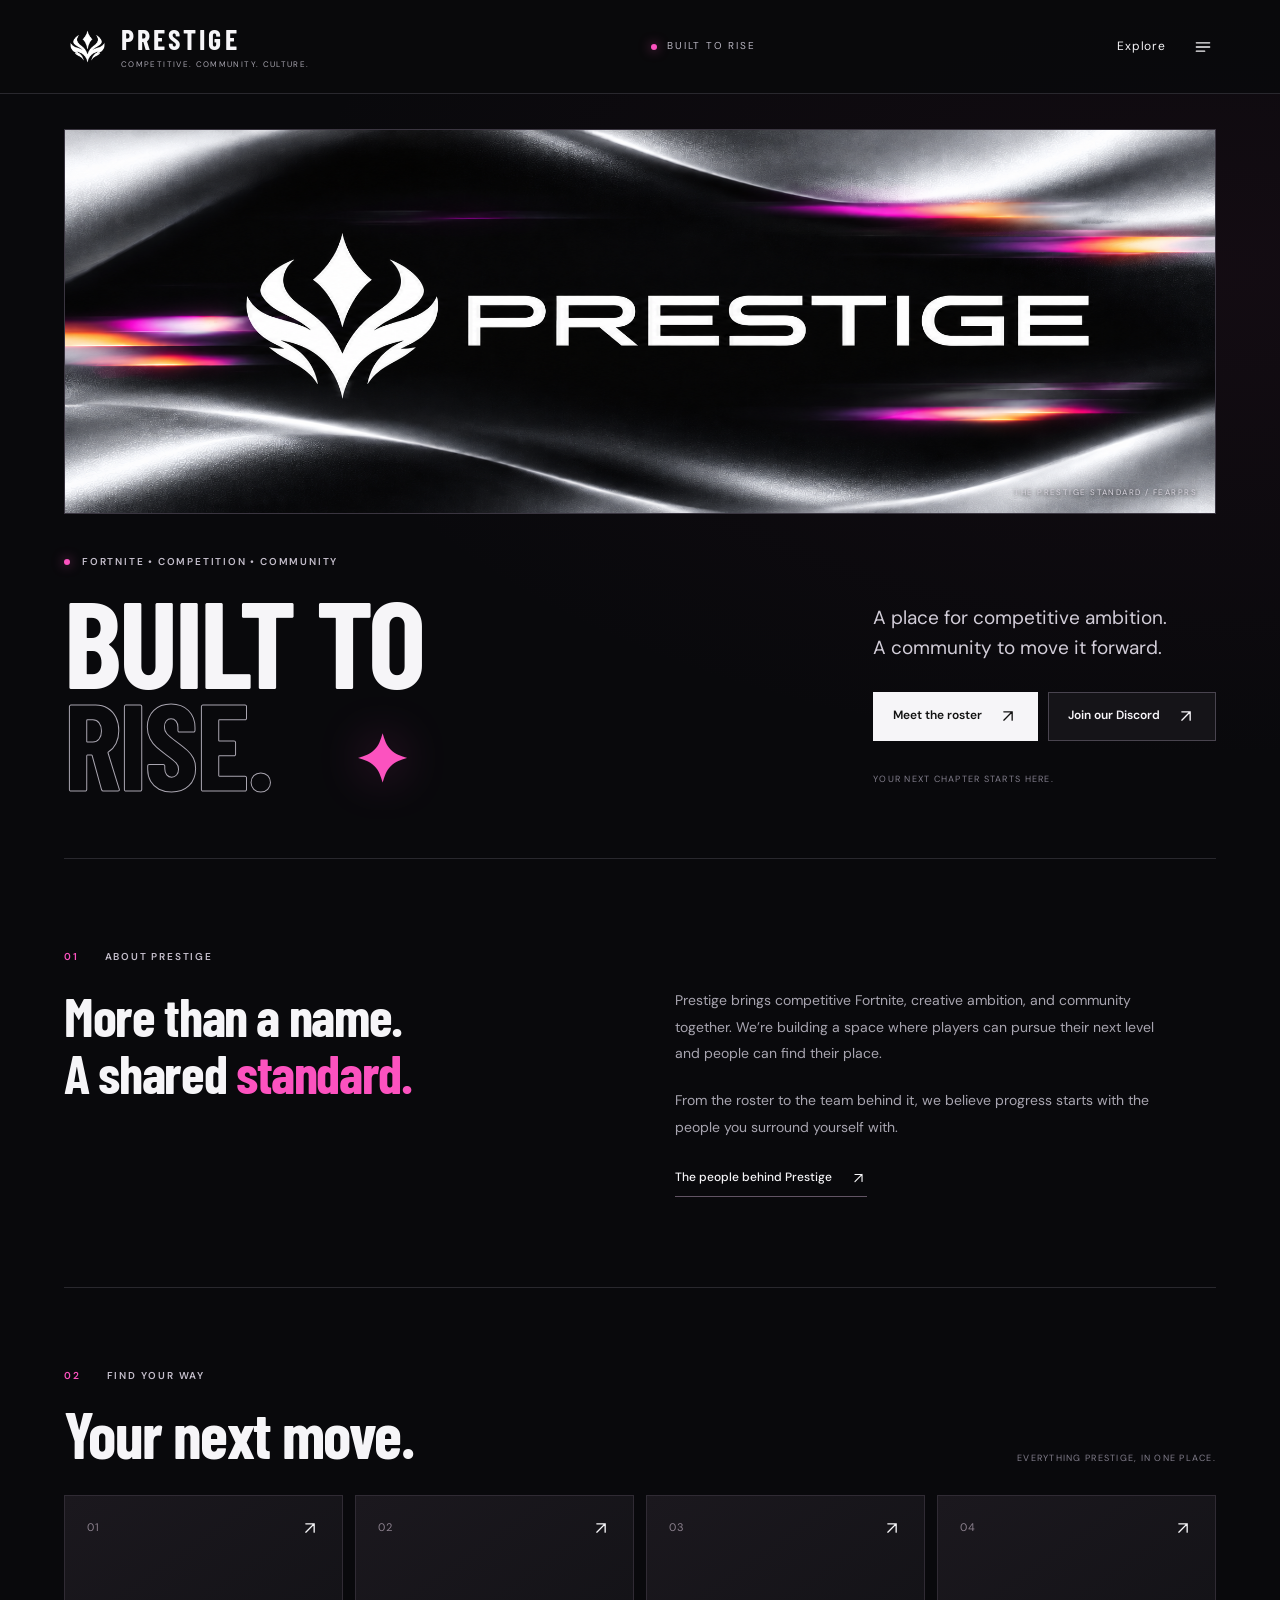
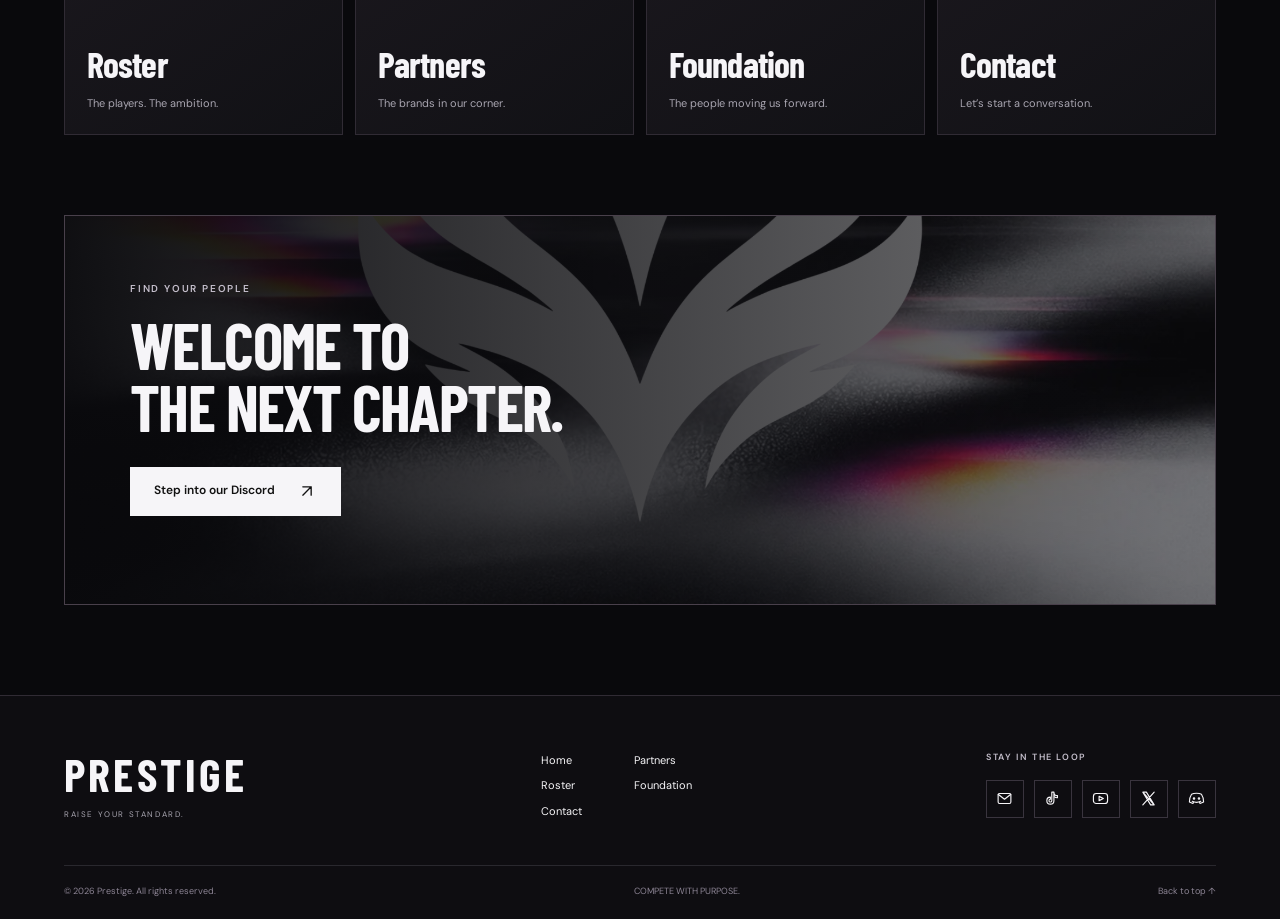
<file: index.html>
<!doctype html>
<html lang="en" id="top"><head><meta charset="utf-8"><meta name="viewport" content="width=device-width, initial-scale=1"><meta name="theme-color" content="#09090c"><meta name="description" content="Prestige — competitive Fortnite, community, and ambition. Explore our roster, partners, foundation, and contact the team."><title>Prestige — Built to Rise</title><link rel="icon" href="assets/prestige-icon.png" type="image/png"><link rel="stylesheet" href="styles.css"><script src="site-data.js" defer></script><script src="app.js" defer></script></head><body data-page="home"><a class="skip-link" href="#main">Skip to content</a><header class="site-header"><a class="brand" href="index.html" aria-label="Prestige home"><img src="assets/prestige-icon.png" width="44" height="44" alt=""><span>PRESTIGE<span class="brand-sub">COMPETITIVE. COMMUNITY. CULTURE.</span></span></a><span class="header-note"><i></i> BUILT TO RISE</span><button class="menu-toggle" type="button" aria-haspopup="dialog" aria-controls="nav-drawer" aria-expanded="false"><span>Explore</span><svg viewBox="0 0 24 24" fill="none" stroke="currentColor" stroke-width="1.6" stroke-linecap="round" stroke-linejoin="round" aria-hidden="true"><path d="M4 7h16M4 12h16M4 17h10"/></svg></button></header><dialog id="nav-drawer" class="nav-drawer" aria-labelledby="nav-title"><div class="drawer-top"><span id="nav-title" class="eyebrow">EXPLORE PRESTIGE</span><button class="icon-button menu-close" aria-label="Close navigation"><svg viewBox="0 0 24 24" fill="none" stroke="currentColor" stroke-width="1.6" stroke-linecap="round" stroke-linejoin="round" aria-hidden="true"><path d="m6 6 12 12M18 6 6 18"/></svg></button></div><nav aria-label="Main navigation"><a href="index.html" aria-current="page"><span class="nav-number">01</span>Home<svg viewBox="0 0 24 24" fill="none" stroke="currentColor" stroke-width="1.6" stroke-linecap="round" stroke-linejoin="round" aria-hidden="true"><path d="M7 17 17 7M7 7h10v10"/></svg></a><a href="partners.html" ><span class="nav-number">02</span>Partners<svg viewBox="0 0 24 24" fill="none" stroke="currentColor" stroke-width="1.6" stroke-linecap="round" stroke-linejoin="round" aria-hidden="true"><path d="M7 17 17 7M7 7h10v10"/></svg></a><a href="roster.html" ><span class="nav-number">03</span>Roster<svg viewBox="0 0 24 24" fill="none" stroke="currentColor" stroke-width="1.6" stroke-linecap="round" stroke-linejoin="round" aria-hidden="true"><path d="M7 17 17 7M7 7h10v10"/></svg></a><a href="foundation.html" ><span class="nav-number">04</span>Foundation<svg viewBox="0 0 24 24" fill="none" stroke="currentColor" stroke-width="1.6" stroke-linecap="round" stroke-linejoin="round" aria-hidden="true"><path d="M7 17 17 7M7 7h10v10"/></svg></a><a href="contact.html" ><span class="nav-number">05</span>Contact<svg viewBox="0 0 24 24" fill="none" stroke="currentColor" stroke-width="1.6" stroke-linecap="round" stroke-linejoin="round" aria-hidden="true"><path d="M7 17 17 7M7 7h10v10"/></svg></a></nav><div class="drawer-bottom"><p>Make your next move.</p><a href="https://discord.gg/MawD7aHekC" target="_blank" rel="noopener noreferrer" class="text-link">Join the community <svg viewBox="0 0 24 24" fill="none" stroke="currentColor" stroke-width="1.6" stroke-linecap="round" stroke-linejoin="round" aria-hidden="true"><path d="M7 17 17 7M7 7h10v10"/></svg></a><div class="socials"><a class="social-link" href="mailto:fearprsggs@gmail.com" aria-label="Prestige on Email" ><svg viewBox="0 0 24 24" fill="none" stroke="currentColor" stroke-width="1.6" stroke-linecap="round" stroke-linejoin="round" aria-hidden="true"><rect x="3" y="5" width="18" height="14" rx="2"/><path d="m3 6 9 7 9-7"/></svg><span class="sr-only">Email</span></a><a class="social-link" href="https://tiktok.com/fearprs" aria-label="Prestige on TikTok" target="_blank" rel="noopener noreferrer"><svg viewBox="0 0 24 24" fill="none" stroke="currentColor" stroke-width="1.6" stroke-linecap="round" stroke-linejoin="round" aria-hidden="true"><path d="M14 3v12a5 5 0 1 1-5-5v3a2 2 0 1 0 2 2V3h3c0 3 2 5 5 5v3a8 8 0 0 1-5-2"/></svg><span class="sr-only">TikTok</span></a><a class="social-link" href="https://youtube.com/@fearprs" aria-label="Prestige on YouTube" target="_blank" rel="noopener noreferrer"><svg viewBox="0 0 24 24" fill="none" stroke="currentColor" stroke-width="1.6" stroke-linecap="round" stroke-linejoin="round" aria-hidden="true"><rect x="2" y="5" width="20" height="14" rx="4"/><path d="m10 9 6 3-6 3Z"/></svg><span class="sr-only">YouTube</span></a><a class="social-link" href="https://x.com/fearprs?s=11" aria-label="Prestige on X" target="_blank" rel="noopener noreferrer"><svg viewBox="0 0 24 24" fill="none" stroke="currentColor" stroke-width="1.6" stroke-linecap="round" stroke-linejoin="round" aria-hidden="true"><path d="m4 3 16 18M20 3 4 21M4 3h5l11 18h-5Z"/></svg><span class="sr-only">X</span></a><a class="social-link" href="https://discord.gg/MawD7aHekC" aria-label="Prestige on Discord" target="_blank" rel="noopener noreferrer"><svg viewBox="0 0 24 24" fill="none" stroke="currentColor" stroke-width="1.6" stroke-linecap="round" stroke-linejoin="round" aria-hidden="true"><path d="M8 5 5 6c-2 3-3 7-3 11l5 2 1-2m8-12 3 1c2 3 3 7 3 11l-5 2-1-2M8 5a18 18 0 0 1 8 0M6 16c4 2 8 2 12 0"/><circle cx="8.5" cy="12" r="1"/><circle cx="15.5" cy="12" r="1"/></svg><span class="sr-only">Discord</span></a></div></div></dialog><main id="main"><section class="home-hero"><div class="hero-art reveal"><img src="assets/prestige-banner.png" width="2172" height="724" alt="Prestige wordmark on flowing silver and black with pink and orange light streaks"><span class="image-caption">THE PRESTIGE STANDARD / FEARPRS</span></div><div class="hero-bottom"><div class="reveal"><p class="eyebrow"><span class="live-dot"></span> FORTNITE • COMPETITION • COMMUNITY</p><h1>BUILT TO<br><span class="outline">RISE.</span><span class="hero-star">✦</span></h1></div><div class="hero-copy reveal"><p>A place for competitive ambition.<br>A community to move it forward.</p><div class="hero-actions"><a class="button primary" href="roster.html">Meet the roster<svg viewBox="0 0 24 24" fill="none" stroke="currentColor" stroke-width="1.6" stroke-linecap="round" stroke-linejoin="round" aria-hidden="true"><path d="M7 17 17 7M7 7h10v10"/></svg></a><a class="button secondary" href="https://discord.gg/MawD7aHekC">Join our Discord<svg viewBox="0 0 24 24" fill="none" stroke="currentColor" stroke-width="1.6" stroke-linecap="round" stroke-linejoin="round" aria-hidden="true"><path d="M7 17 17 7M7 7h10v10"/></svg></a></div><span class="small-caption">YOUR NEXT CHAPTER STARTS HERE.</span></div></div></section><section class="about-section reveal"><div><p class="eyebrow"><span class="section-number">01</span> ABOUT PRESTIGE</p><h2>More than a name.<br>A shared <em>standard.</em></h2></div><div class="about-copy"><p>Prestige brings competitive Fortnite, creative ambition, and community together. We’re building a space where players can pursue their next level and people can find their place.</p><p>From the roster to the team behind it, we believe progress starts with the people you surround yourself with.</p><a class="text-link" href="foundation.html">The people behind Prestige <svg viewBox="0 0 24 24" fill="none" stroke="currentColor" stroke-width="1.6" stroke-linecap="round" stroke-linejoin="round" aria-hidden="true"><path d="M7 17 17 7M7 7h10v10"/></svg></a></div></section><section class="directory-section"><div class="section-heading reveal"><div><p class="eyebrow"><span class="section-number">02</span> FIND YOUR WAY</p><h2>Your next move.</h2></div><span class="small-caption">EVERYTHING PRESTIGE, IN ONE PLACE.</span></div><div class="directory-grid"><a class="directory-card reveal" href="roster.html"><span class="directory-index">01</span><svg viewBox="0 0 24 24" fill="none" stroke="currentColor" stroke-width="1.6" stroke-linecap="round" stroke-linejoin="round" aria-hidden="true"><path d="M7 17 17 7M7 7h10v10"/></svg><div><h3>Roster</h3><p>The players. The ambition.</p></div></a><a class="directory-card reveal" href="partners.html"><span class="directory-index">02</span><svg viewBox="0 0 24 24" fill="none" stroke="currentColor" stroke-width="1.6" stroke-linecap="round" stroke-linejoin="round" aria-hidden="true"><path d="M7 17 17 7M7 7h10v10"/></svg><div><h3>Partners</h3><p>The brands in our corner.</p></div></a><a class="directory-card reveal" href="foundation.html"><span class="directory-index">03</span><svg viewBox="0 0 24 24" fill="none" stroke="currentColor" stroke-width="1.6" stroke-linecap="round" stroke-linejoin="round" aria-hidden="true"><path d="M7 17 17 7M7 7h10v10"/></svg><div><h3>Foundation</h3><p>The people moving us forward.</p></div></a><a class="directory-card reveal" href="contact.html"><span class="directory-index">04</span><svg viewBox="0 0 24 24" fill="none" stroke="currentColor" stroke-width="1.6" stroke-linecap="round" stroke-linejoin="round" aria-hidden="true"><path d="M7 17 17 7M7 7h10v10"/></svg><div><h3>Contact</h3><p>Let’s start a conversation.</p></div></a></div></section><section class="community-banner reveal"><img src="assets/prestige-art.png" alt="" loading="lazy"><div><p class="eyebrow">FIND YOUR PEOPLE</p><h2>WELCOME TO<br>THE NEXT CHAPTER.</h2><a class="button primary" href="https://discord.gg/MawD7aHekC">Step into our Discord<svg viewBox="0 0 24 24" fill="none" stroke="currentColor" stroke-width="1.6" stroke-linecap="round" stroke-linejoin="round" aria-hidden="true"><path d="M7 17 17 7M7 7h10v10"/></svg></a></div></section></main><footer class="site-footer"><div class="footer-top"><a class="footer-wordmark" href="index.html">PRESTIGE<span>RAISE YOUR STANDARD.</span></a><div class="footer-nav"><a href="index.html">Home</a><a href="partners.html">Partners</a><a href="roster.html">Roster</a><a href="foundation.html">Foundation</a><a href="contact.html">Contact</a></div><div><p class="eyebrow">STAY IN THE LOOP</p><div class="socials"><a class="social-link" href="mailto:fearprsggs@gmail.com" aria-label="Prestige on Email" ><svg viewBox="0 0 24 24" fill="none" stroke="currentColor" stroke-width="1.6" stroke-linecap="round" stroke-linejoin="round" aria-hidden="true"><rect x="3" y="5" width="18" height="14" rx="2"/><path d="m3 6 9 7 9-7"/></svg><span class="sr-only">Email</span></a><a class="social-link" href="https://tiktok.com/fearprs" aria-label="Prestige on TikTok" target="_blank" rel="noopener noreferrer"><svg viewBox="0 0 24 24" fill="none" stroke="currentColor" stroke-width="1.6" stroke-linecap="round" stroke-linejoin="round" aria-hidden="true"><path d="M14 3v12a5 5 0 1 1-5-5v3a2 2 0 1 0 2 2V3h3c0 3 2 5 5 5v3a8 8 0 0 1-5-2"/></svg><span class="sr-only">TikTok</span></a><a class="social-link" href="https://youtube.com/@fearprs" aria-label="Prestige on YouTube" target="_blank" rel="noopener noreferrer"><svg viewBox="0 0 24 24" fill="none" stroke="currentColor" stroke-width="1.6" stroke-linecap="round" stroke-linejoin="round" aria-hidden="true"><rect x="2" y="5" width="20" height="14" rx="4"/><path d="m10 9 6 3-6 3Z"/></svg><span class="sr-only">YouTube</span></a><a class="social-link" href="https://x.com/fearprs?s=11" aria-label="Prestige on X" target="_blank" rel="noopener noreferrer"><svg viewBox="0 0 24 24" fill="none" stroke="currentColor" stroke-width="1.6" stroke-linecap="round" stroke-linejoin="round" aria-hidden="true"><path d="m4 3 16 18M20 3 4 21M4 3h5l11 18h-5Z"/></svg><span class="sr-only">X</span></a><a class="social-link" href="https://discord.gg/MawD7aHekC" aria-label="Prestige on Discord" target="_blank" rel="noopener noreferrer"><svg viewBox="0 0 24 24" fill="none" stroke="currentColor" stroke-width="1.6" stroke-linecap="round" stroke-linejoin="round" aria-hidden="true"><path d="M8 5 5 6c-2 3-3 7-3 11l5 2 1-2m8-12 3 1c2 3 3 7 3 11l-5 2-1-2M8 5a18 18 0 0 1 8 0M6 16c4 2 8 2 12 0"/><circle cx="8.5" cy="12" r="1"/><circle cx="15.5" cy="12" r="1"/></svg><span class="sr-only">Discord</span></a></div></div></div><div class="footer-bottom"><span>© <span data-year>2026</span> Prestige. All rights reserved.</span><span>COMPETE WITH PURPOSE.</span><a href="#top">Back to top ↑</a></div></footer><div class="toast" role="status" aria-live="polite"></div></body></html>
</file>
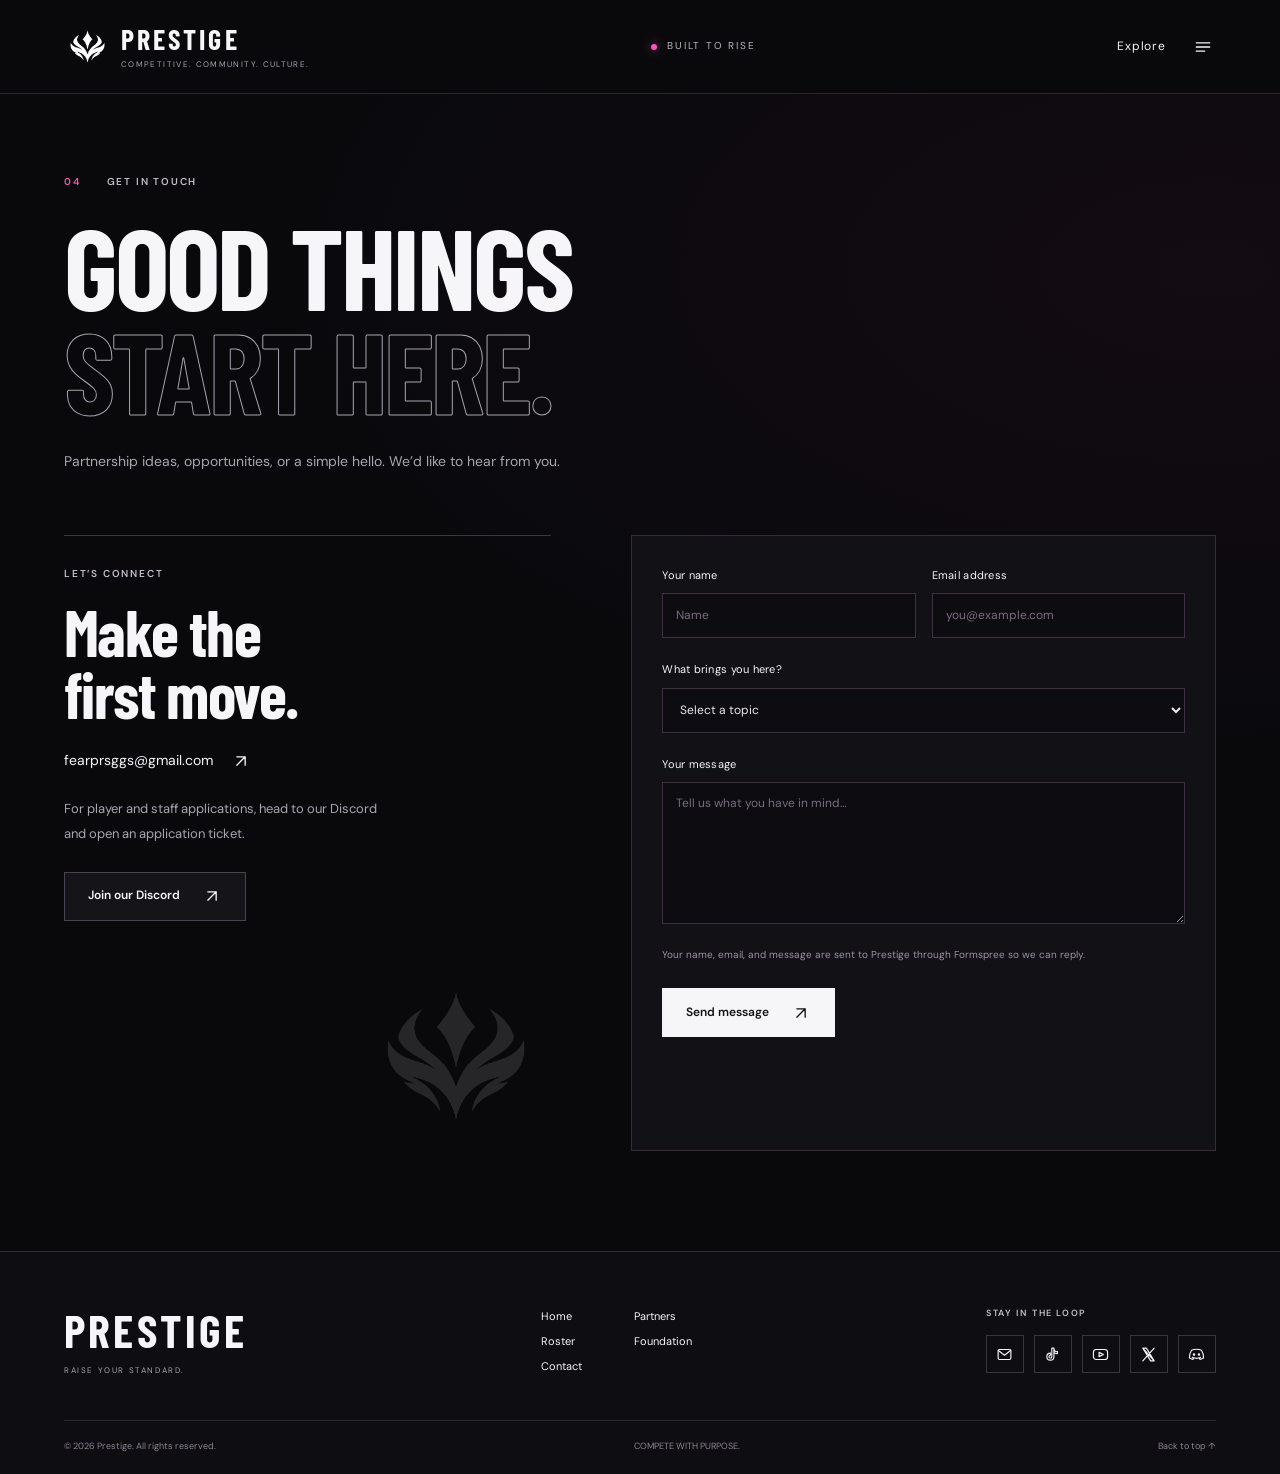
<file: contact.html>
<!doctype html>
<html lang="en" id="top"><head><meta charset="utf-8"><meta name="viewport" content="width=device-width, initial-scale=1"><meta name="theme-color" content="#09090c"><meta name="description" content="Prestige — competitive Fortnite, community, and ambition. Explore our roster, partners, foundation, and contact the team."><title>Contact — Prestige</title><link rel="icon" href="assets/prestige-icon.png" type="image/png"><link rel="stylesheet" href="styles.css"><script src="site-data.js" defer></script><script src="app.js" defer></script></head><body data-page="contact"><a class="skip-link" href="#main">Skip to content</a><header class="site-header"><a class="brand" href="index.html" aria-label="Prestige home"><img src="assets/prestige-icon.png" width="44" height="44" alt=""><span>PRESTIGE<span class="brand-sub">COMPETITIVE. COMMUNITY. CULTURE.</span></span></a><span class="header-note"><i></i> BUILT TO RISE</span><button class="menu-toggle" type="button" aria-haspopup="dialog" aria-controls="nav-drawer" aria-expanded="false"><span>Explore</span><svg viewBox="0 0 24 24" fill="none" stroke="currentColor" stroke-width="1.6" stroke-linecap="round" stroke-linejoin="round" aria-hidden="true"><path d="M4 7h16M4 12h16M4 17h10"/></svg></button></header><dialog id="nav-drawer" class="nav-drawer" aria-labelledby="nav-title"><div class="drawer-top"><span id="nav-title" class="eyebrow">EXPLORE PRESTIGE</span><button class="icon-button menu-close" aria-label="Close navigation"><svg viewBox="0 0 24 24" fill="none" stroke="currentColor" stroke-width="1.6" stroke-linecap="round" stroke-linejoin="round" aria-hidden="true"><path d="m6 6 12 12M18 6 6 18"/></svg></button></div><nav aria-label="Main navigation"><a href="index.html" ><span class="nav-number">01</span>Home<svg viewBox="0 0 24 24" fill="none" stroke="currentColor" stroke-width="1.6" stroke-linecap="round" stroke-linejoin="round" aria-hidden="true"><path d="M7 17 17 7M7 7h10v10"/></svg></a><a href="partners.html" ><span class="nav-number">02</span>Partners<svg viewBox="0 0 24 24" fill="none" stroke="currentColor" stroke-width="1.6" stroke-linecap="round" stroke-linejoin="round" aria-hidden="true"><path d="M7 17 17 7M7 7h10v10"/></svg></a><a href="roster.html" ><span class="nav-number">03</span>Roster<svg viewBox="0 0 24 24" fill="none" stroke="currentColor" stroke-width="1.6" stroke-linecap="round" stroke-linejoin="round" aria-hidden="true"><path d="M7 17 17 7M7 7h10v10"/></svg></a><a href="foundation.html" ><span class="nav-number">04</span>Foundation<svg viewBox="0 0 24 24" fill="none" stroke="currentColor" stroke-width="1.6" stroke-linecap="round" stroke-linejoin="round" aria-hidden="true"><path d="M7 17 17 7M7 7h10v10"/></svg></a><a href="contact.html" aria-current="page"><span class="nav-number">05</span>Contact<svg viewBox="0 0 24 24" fill="none" stroke="currentColor" stroke-width="1.6" stroke-linecap="round" stroke-linejoin="round" aria-hidden="true"><path d="M7 17 17 7M7 7h10v10"/></svg></a></nav><div class="drawer-bottom"><p>Make your next move.</p><a href="https://discord.gg/MawD7aHekC" target="_blank" rel="noopener noreferrer" class="text-link">Join the community <svg viewBox="0 0 24 24" fill="none" stroke="currentColor" stroke-width="1.6" stroke-linecap="round" stroke-linejoin="round" aria-hidden="true"><path d="M7 17 17 7M7 7h10v10"/></svg></a><div class="socials"><a class="social-link" href="mailto:fearprsggs@gmail.com" aria-label="Prestige on Email" ><svg viewBox="0 0 24 24" fill="none" stroke="currentColor" stroke-width="1.6" stroke-linecap="round" stroke-linejoin="round" aria-hidden="true"><rect x="3" y="5" width="18" height="14" rx="2"/><path d="m3 6 9 7 9-7"/></svg><span class="sr-only">Email</span></a><a class="social-link" href="https://tiktok.com/fearprs" aria-label="Prestige on TikTok" target="_blank" rel="noopener noreferrer"><svg viewBox="0 0 24 24" fill="none" stroke="currentColor" stroke-width="1.6" stroke-linecap="round" stroke-linejoin="round" aria-hidden="true"><path d="M14 3v12a5 5 0 1 1-5-5v3a2 2 0 1 0 2 2V3h3c0 3 2 5 5 5v3a8 8 0 0 1-5-2"/></svg><span class="sr-only">TikTok</span></a><a class="social-link" href="https://youtube.com/@fearprs" aria-label="Prestige on YouTube" target="_blank" rel="noopener noreferrer"><svg viewBox="0 0 24 24" fill="none" stroke="currentColor" stroke-width="1.6" stroke-linecap="round" stroke-linejoin="round" aria-hidden="true"><rect x="2" y="5" width="20" height="14" rx="4"/><path d="m10 9 6 3-6 3Z"/></svg><span class="sr-only">YouTube</span></a><a class="social-link" href="https://x.com/fearprs?s=11" aria-label="Prestige on X" target="_blank" rel="noopener noreferrer"><svg viewBox="0 0 24 24" fill="none" stroke="currentColor" stroke-width="1.6" stroke-linecap="round" stroke-linejoin="round" aria-hidden="true"><path d="m4 3 16 18M20 3 4 21M4 3h5l11 18h-5Z"/></svg><span class="sr-only">X</span></a><a class="social-link" href="https://discord.gg/MawD7aHekC" aria-label="Prestige on Discord" target="_blank" rel="noopener noreferrer"><svg viewBox="0 0 24 24" fill="none" stroke="currentColor" stroke-width="1.6" stroke-linecap="round" stroke-linejoin="round" aria-hidden="true"><path d="M8 5 5 6c-2 3-3 7-3 11l5 2 1-2m8-12 3 1c2 3 3 7 3 11l-5 2-1-2M8 5a18 18 0 0 1 8 0M6 16c4 2 8 2 12 0"/><circle cx="8.5" cy="12" r="1"/><circle cx="15.5" cy="12" r="1"/></svg><span class="sr-only">Discord</span></a></div></div></dialog><main id="main"><section class="page-heading reveal"><div class="eyebrow"><span class="section-number">04</span> GET IN TOUCH</div><h1>GOOD THINGS<br><span class="outline">START HERE.</span></h1><p>Partnership ideas, opportunities, or a simple hello. We’d like to hear from you.</p></section><section class="contact-grid"><div class="contact-info reveal"><p class="eyebrow">LET’S CONNECT</p><h2>Make the<br>first move.</h2><a class="contact-email" href="mailto:fearprsggs@gmail.com">fearprsggs@gmail.com <svg viewBox="0 0 24 24" fill="none" stroke="currentColor" stroke-width="1.6" stroke-linecap="round" stroke-linejoin="round" aria-hidden="true"><path d="M7 17 17 7M7 7h10v10"/></svg></a><p>For player and staff applications, head to our Discord and open an application ticket.</p><a class="button secondary" href="https://discord.gg/MawD7aHekC">Join our Discord<svg viewBox="0 0 24 24" fill="none" stroke="currentColor" stroke-width="1.6" stroke-linecap="round" stroke-linejoin="round" aria-hidden="true"><path d="M7 17 17 7M7 7h10v10"/></svg></a><img class="contact-mark" src="assets/prestige-icon.png" alt="" loading="lazy"></div><form class="contact-form reveal" id="contact-form" action="https://formspree.io/f/xwlooeak" method="POST"><div class="form-two"><label>Your name<input name="name" autocomplete="name" placeholder="Name" maxlength="100" required></label><label>Email address<input type="email" name="email" autocomplete="email" placeholder="you@example.com" maxlength="254" required></label></div><label>What brings you here?<select name="subject" required><option value="" disabled selected>Select a topic</option><option>Partnership / Sponsorship</option><option>Business inquiry</option><option>General question</option><option>Other</option></select></label><label>Your message<textarea name="message" rows="6" placeholder="Tell us what you have in mind…" maxlength="5000" required></textarea></label><div class="honeypot" aria-hidden="true"><label>Leave this empty<input name="_gotcha" tabindex="-1" autocomplete="off"></label></div><p class="field-note">Your name, email, and message are sent to Prestige through Formspree so we can reply.</p><button class="button primary" type="submit">Send message <svg viewBox="0 0 24 24" fill="none" stroke="currentColor" stroke-width="1.6" stroke-linecap="round" stroke-linejoin="round" aria-hidden="true"><path d="M7 17 17 7M7 7h10v10"/></svg></button><p id="form-status" role="status" aria-live="polite"></p></form></section></main><footer class="site-footer"><div class="footer-top"><a class="footer-wordmark" href="index.html">PRESTIGE<span>RAISE YOUR STANDARD.</span></a><div class="footer-nav"><a href="index.html">Home</a><a href="partners.html">Partners</a><a href="roster.html">Roster</a><a href="foundation.html">Foundation</a><a href="contact.html">Contact</a></div><div><p class="eyebrow">STAY IN THE LOOP</p><div class="socials"><a class="social-link" href="mailto:fearprsggs@gmail.com" aria-label="Prestige on Email" ><svg viewBox="0 0 24 24" fill="none" stroke="currentColor" stroke-width="1.6" stroke-linecap="round" stroke-linejoin="round" aria-hidden="true"><rect x="3" y="5" width="18" height="14" rx="2"/><path d="m3 6 9 7 9-7"/></svg><span class="sr-only">Email</span></a><a class="social-link" href="https://tiktok.com/fearprs" aria-label="Prestige on TikTok" target="_blank" rel="noopener noreferrer"><svg viewBox="0 0 24 24" fill="none" stroke="currentColor" stroke-width="1.6" stroke-linecap="round" stroke-linejoin="round" aria-hidden="true"><path d="M14 3v12a5 5 0 1 1-5-5v3a2 2 0 1 0 2 2V3h3c0 3 2 5 5 5v3a8 8 0 0 1-5-2"/></svg><span class="sr-only">TikTok</span></a><a class="social-link" href="https://youtube.com/@fearprs" aria-label="Prestige on YouTube" target="_blank" rel="noopener noreferrer"><svg viewBox="0 0 24 24" fill="none" stroke="currentColor" stroke-width="1.6" stroke-linecap="round" stroke-linejoin="round" aria-hidden="true"><rect x="2" y="5" width="20" height="14" rx="4"/><path d="m10 9 6 3-6 3Z"/></svg><span class="sr-only">YouTube</span></a><a class="social-link" href="https://x.com/fearprs?s=11" aria-label="Prestige on X" target="_blank" rel="noopener noreferrer"><svg viewBox="0 0 24 24" fill="none" stroke="currentColor" stroke-width="1.6" stroke-linecap="round" stroke-linejoin="round" aria-hidden="true"><path d="m4 3 16 18M20 3 4 21M4 3h5l11 18h-5Z"/></svg><span class="sr-only">X</span></a><a class="social-link" href="https://discord.gg/MawD7aHekC" aria-label="Prestige on Discord" target="_blank" rel="noopener noreferrer"><svg viewBox="0 0 24 24" fill="none" stroke="currentColor" stroke-width="1.6" stroke-linecap="round" stroke-linejoin="round" aria-hidden="true"><path d="M8 5 5 6c-2 3-3 7-3 11l5 2 1-2m8-12 3 1c2 3 3 7 3 11l-5 2-1-2M8 5a18 18 0 0 1 8 0M6 16c4 2 8 2 12 0"/><circle cx="8.5" cy="12" r="1"/><circle cx="15.5" cy="12" r="1"/></svg><span class="sr-only">Discord</span></a></div></div></div><div class="footer-bottom"><span>© <span data-year>2026</span> Prestige. All rights reserved.</span><span>COMPETE WITH PURPOSE.</span><a href="#top">Back to top ↑</a></div></footer><div class="toast" role="status" aria-live="polite"></div></body></html>
</file>
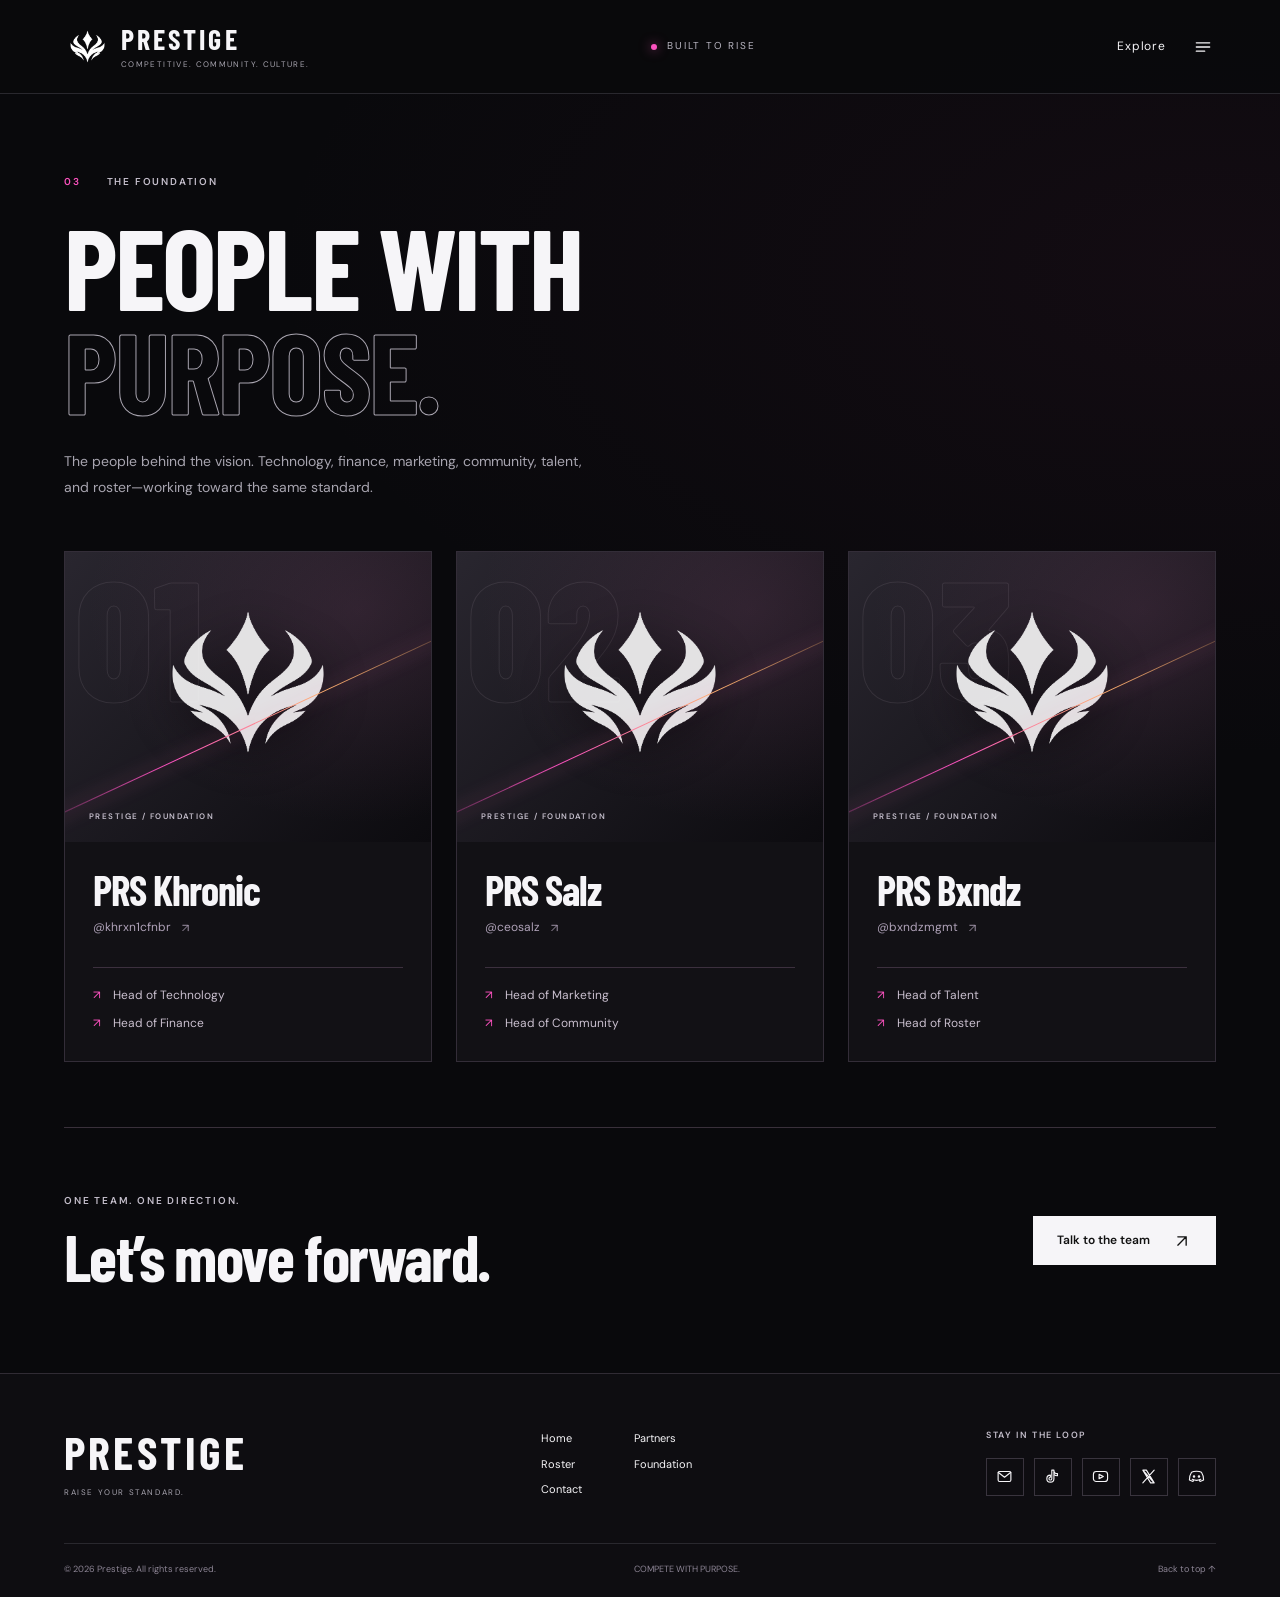
<file: foundation.html>
<!doctype html>
<html lang="en" id="top"><head><meta charset="utf-8"><meta name="viewport" content="width=device-width, initial-scale=1"><meta name="theme-color" content="#09090c"><meta name="description" content="Prestige — competitive Fortnite, community, and ambition. Explore our roster, partners, foundation, and contact the team."><title>Foundation — Prestige</title><link rel="icon" href="assets/prestige-icon.png" type="image/png"><link rel="stylesheet" href="styles.css"><script src="site-data.js" defer></script><script src="app.js" defer></script></head><body data-page="foundation"><a class="skip-link" href="#main">Skip to content</a><header class="site-header"><a class="brand" href="index.html" aria-label="Prestige home"><img src="assets/prestige-icon.png" width="44" height="44" alt=""><span>PRESTIGE<span class="brand-sub">COMPETITIVE. COMMUNITY. CULTURE.</span></span></a><span class="header-note"><i></i> BUILT TO RISE</span><button class="menu-toggle" type="button" aria-haspopup="dialog" aria-controls="nav-drawer" aria-expanded="false"><span>Explore</span><svg viewBox="0 0 24 24" fill="none" stroke="currentColor" stroke-width="1.6" stroke-linecap="round" stroke-linejoin="round" aria-hidden="true"><path d="M4 7h16M4 12h16M4 17h10"/></svg></button></header><dialog id="nav-drawer" class="nav-drawer" aria-labelledby="nav-title"><div class="drawer-top"><span id="nav-title" class="eyebrow">EXPLORE PRESTIGE</span><button class="icon-button menu-close" aria-label="Close navigation"><svg viewBox="0 0 24 24" fill="none" stroke="currentColor" stroke-width="1.6" stroke-linecap="round" stroke-linejoin="round" aria-hidden="true"><path d="m6 6 12 12M18 6 6 18"/></svg></button></div><nav aria-label="Main navigation"><a href="index.html" ><span class="nav-number">01</span>Home<svg viewBox="0 0 24 24" fill="none" stroke="currentColor" stroke-width="1.6" stroke-linecap="round" stroke-linejoin="round" aria-hidden="true"><path d="M7 17 17 7M7 7h10v10"/></svg></a><a href="partners.html" ><span class="nav-number">02</span>Partners<svg viewBox="0 0 24 24" fill="none" stroke="currentColor" stroke-width="1.6" stroke-linecap="round" stroke-linejoin="round" aria-hidden="true"><path d="M7 17 17 7M7 7h10v10"/></svg></a><a href="roster.html" ><span class="nav-number">03</span>Roster<svg viewBox="0 0 24 24" fill="none" stroke="currentColor" stroke-width="1.6" stroke-linecap="round" stroke-linejoin="round" aria-hidden="true"><path d="M7 17 17 7M7 7h10v10"/></svg></a><a href="foundation.html" aria-current="page"><span class="nav-number">04</span>Foundation<svg viewBox="0 0 24 24" fill="none" stroke="currentColor" stroke-width="1.6" stroke-linecap="round" stroke-linejoin="round" aria-hidden="true"><path d="M7 17 17 7M7 7h10v10"/></svg></a><a href="contact.html" ><span class="nav-number">05</span>Contact<svg viewBox="0 0 24 24" fill="none" stroke="currentColor" stroke-width="1.6" stroke-linecap="round" stroke-linejoin="round" aria-hidden="true"><path d="M7 17 17 7M7 7h10v10"/></svg></a></nav><div class="drawer-bottom"><p>Make your next move.</p><a href="https://discord.gg/MawD7aHekC" target="_blank" rel="noopener noreferrer" class="text-link">Join the community <svg viewBox="0 0 24 24" fill="none" stroke="currentColor" stroke-width="1.6" stroke-linecap="round" stroke-linejoin="round" aria-hidden="true"><path d="M7 17 17 7M7 7h10v10"/></svg></a><div class="socials"><a class="social-link" href="mailto:fearprsggs@gmail.com" aria-label="Prestige on Email" ><svg viewBox="0 0 24 24" fill="none" stroke="currentColor" stroke-width="1.6" stroke-linecap="round" stroke-linejoin="round" aria-hidden="true"><rect x="3" y="5" width="18" height="14" rx="2"/><path d="m3 6 9 7 9-7"/></svg><span class="sr-only">Email</span></a><a class="social-link" href="https://tiktok.com/fearprs" aria-label="Prestige on TikTok" target="_blank" rel="noopener noreferrer"><svg viewBox="0 0 24 24" fill="none" stroke="currentColor" stroke-width="1.6" stroke-linecap="round" stroke-linejoin="round" aria-hidden="true"><path d="M14 3v12a5 5 0 1 1-5-5v3a2 2 0 1 0 2 2V3h3c0 3 2 5 5 5v3a8 8 0 0 1-5-2"/></svg><span class="sr-only">TikTok</span></a><a class="social-link" href="https://youtube.com/@fearprs" aria-label="Prestige on YouTube" target="_blank" rel="noopener noreferrer"><svg viewBox="0 0 24 24" fill="none" stroke="currentColor" stroke-width="1.6" stroke-linecap="round" stroke-linejoin="round" aria-hidden="true"><rect x="2" y="5" width="20" height="14" rx="4"/><path d="m10 9 6 3-6 3Z"/></svg><span class="sr-only">YouTube</span></a><a class="social-link" href="https://x.com/fearprs?s=11" aria-label="Prestige on X" target="_blank" rel="noopener noreferrer"><svg viewBox="0 0 24 24" fill="none" stroke="currentColor" stroke-width="1.6" stroke-linecap="round" stroke-linejoin="round" aria-hidden="true"><path d="m4 3 16 18M20 3 4 21M4 3h5l11 18h-5Z"/></svg><span class="sr-only">X</span></a><a class="social-link" href="https://discord.gg/MawD7aHekC" aria-label="Prestige on Discord" target="_blank" rel="noopener noreferrer"><svg viewBox="0 0 24 24" fill="none" stroke="currentColor" stroke-width="1.6" stroke-linecap="round" stroke-linejoin="round" aria-hidden="true"><path d="M8 5 5 6c-2 3-3 7-3 11l5 2 1-2m8-12 3 1c2 3 3 7 3 11l-5 2-1-2M8 5a18 18 0 0 1 8 0M6 16c4 2 8 2 12 0"/><circle cx="8.5" cy="12" r="1"/><circle cx="15.5" cy="12" r="1"/></svg><span class="sr-only">Discord</span></a></div></div></dialog><main id="main"><section class="page-heading reveal"><div class="eyebrow"><span class="section-number">03</span> THE FOUNDATION</div><h1>PEOPLE WITH<br><span class="outline">PURPOSE.</span></h1><p>The people behind the vision. Technology, finance, marketing, community, talent, and roster—working toward the same standard.</p></section><section class="foundation-grid" aria-label="Prestige foundation"><article class="foundation-card reveal"><div class="foundation-art"><span class="huge-index">01</span><img src="assets/prestige-icon.png" alt="" loading="lazy"><span class="eyebrow">PRESTIGE / FOUNDATION</span></div><div class="foundation-info"><h2>PRS Khronic</h2><a class="handle" href="https://x.com/khrxn1cfnbr" target="_blank" rel="noopener noreferrer">@khrxn1cfnbr<svg viewBox="0 0 24 24" fill="none" stroke="currentColor" stroke-width="1.6" stroke-linecap="round" stroke-linejoin="round" aria-hidden="true"><path d="M7 17 17 7M7 7h10v10"/></svg></a><div class="role-lines"><span>Head of Technology</span><span>Head of Finance</span></div></div></article><article class="foundation-card reveal"><div class="foundation-art"><span class="huge-index">02</span><img src="assets/prestige-icon.png" alt="" loading="lazy"><span class="eyebrow">PRESTIGE / FOUNDATION</span></div><div class="foundation-info"><h2>PRS Salz</h2><a class="handle" href="https://x.com/ceosalz" target="_blank" rel="noopener noreferrer">@ceosalz<svg viewBox="0 0 24 24" fill="none" stroke="currentColor" stroke-width="1.6" stroke-linecap="round" stroke-linejoin="round" aria-hidden="true"><path d="M7 17 17 7M7 7h10v10"/></svg></a><div class="role-lines"><span>Head of Marketing</span><span>Head of Community</span></div></div></article><article class="foundation-card reveal"><div class="foundation-art"><span class="huge-index">03</span><img src="assets/prestige-icon.png" alt="" loading="lazy"><span class="eyebrow">PRESTIGE / FOUNDATION</span></div><div class="foundation-info"><h2>PRS Bxndz</h2><a class="handle" href="https://x.com/bxndzmgmt" target="_blank" rel="noopener noreferrer">@bxndzmgmt<svg viewBox="0 0 24 24" fill="none" stroke="currentColor" stroke-width="1.6" stroke-linecap="round" stroke-linejoin="round" aria-hidden="true"><path d="M7 17 17 7M7 7h10v10"/></svg></a><div class="role-lines"><span>Head of Talent</span><span>Head of Roster</span></div></div></article></section><section class="simple-cta reveal"><div><p class="eyebrow">ONE TEAM. ONE DIRECTION.</p><h2>Let’s move forward.</h2></div><a class="button primary" href="contact.html">Talk to the team<svg viewBox="0 0 24 24" fill="none" stroke="currentColor" stroke-width="1.6" stroke-linecap="round" stroke-linejoin="round" aria-hidden="true"><path d="M7 17 17 7M7 7h10v10"/></svg></a></section></main><footer class="site-footer"><div class="footer-top"><a class="footer-wordmark" href="index.html">PRESTIGE<span>RAISE YOUR STANDARD.</span></a><div class="footer-nav"><a href="index.html">Home</a><a href="partners.html">Partners</a><a href="roster.html">Roster</a><a href="foundation.html">Foundation</a><a href="contact.html">Contact</a></div><div><p class="eyebrow">STAY IN THE LOOP</p><div class="socials"><a class="social-link" href="mailto:fearprsggs@gmail.com" aria-label="Prestige on Email" ><svg viewBox="0 0 24 24" fill="none" stroke="currentColor" stroke-width="1.6" stroke-linecap="round" stroke-linejoin="round" aria-hidden="true"><rect x="3" y="5" width="18" height="14" rx="2"/><path d="m3 6 9 7 9-7"/></svg><span class="sr-only">Email</span></a><a class="social-link" href="https://tiktok.com/fearprs" aria-label="Prestige on TikTok" target="_blank" rel="noopener noreferrer"><svg viewBox="0 0 24 24" fill="none" stroke="currentColor" stroke-width="1.6" stroke-linecap="round" stroke-linejoin="round" aria-hidden="true"><path d="M14 3v12a5 5 0 1 1-5-5v3a2 2 0 1 0 2 2V3h3c0 3 2 5 5 5v3a8 8 0 0 1-5-2"/></svg><span class="sr-only">TikTok</span></a><a class="social-link" href="https://youtube.com/@fearprs" aria-label="Prestige on YouTube" target="_blank" rel="noopener noreferrer"><svg viewBox="0 0 24 24" fill="none" stroke="currentColor" stroke-width="1.6" stroke-linecap="round" stroke-linejoin="round" aria-hidden="true"><rect x="2" y="5" width="20" height="14" rx="4"/><path d="m10 9 6 3-6 3Z"/></svg><span class="sr-only">YouTube</span></a><a class="social-link" href="https://x.com/fearprs?s=11" aria-label="Prestige on X" target="_blank" rel="noopener noreferrer"><svg viewBox="0 0 24 24" fill="none" stroke="currentColor" stroke-width="1.6" stroke-linecap="round" stroke-linejoin="round" aria-hidden="true"><path d="m4 3 16 18M20 3 4 21M4 3h5l11 18h-5Z"/></svg><span class="sr-only">X</span></a><a class="social-link" href="https://discord.gg/MawD7aHekC" aria-label="Prestige on Discord" target="_blank" rel="noopener noreferrer"><svg viewBox="0 0 24 24" fill="none" stroke="currentColor" stroke-width="1.6" stroke-linecap="round" stroke-linejoin="round" aria-hidden="true"><path d="M8 5 5 6c-2 3-3 7-3 11l5 2 1-2m8-12 3 1c2 3 3 7 3 11l-5 2-1-2M8 5a18 18 0 0 1 8 0M6 16c4 2 8 2 12 0"/><circle cx="8.5" cy="12" r="1"/><circle cx="15.5" cy="12" r="1"/></svg><span class="sr-only">Discord</span></a></div></div></div><div class="footer-bottom"><span>© <span data-year>2026</span> Prestige. All rights reserved.</span><span>COMPETE WITH PURPOSE.</span><a href="#top">Back to top ↑</a></div></footer><div class="toast" role="status" aria-live="polite"></div></body></html>
</file>
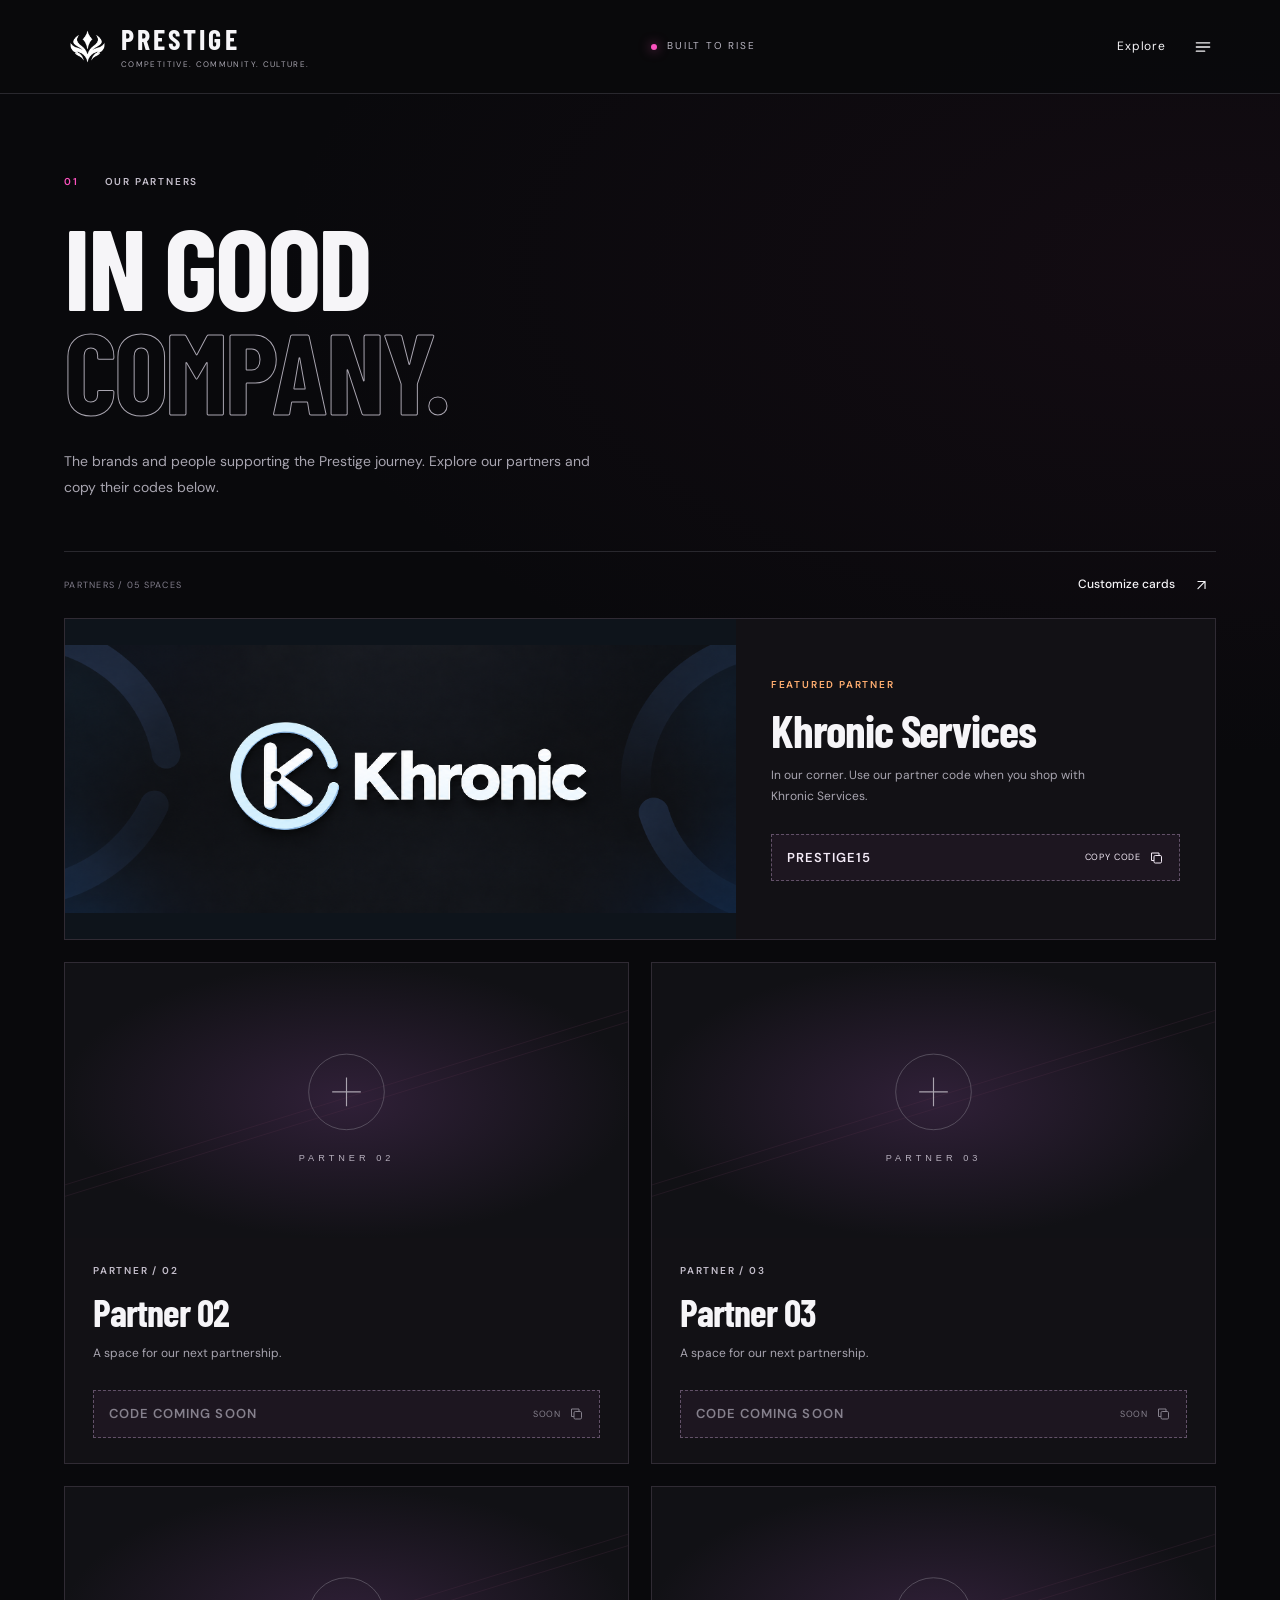
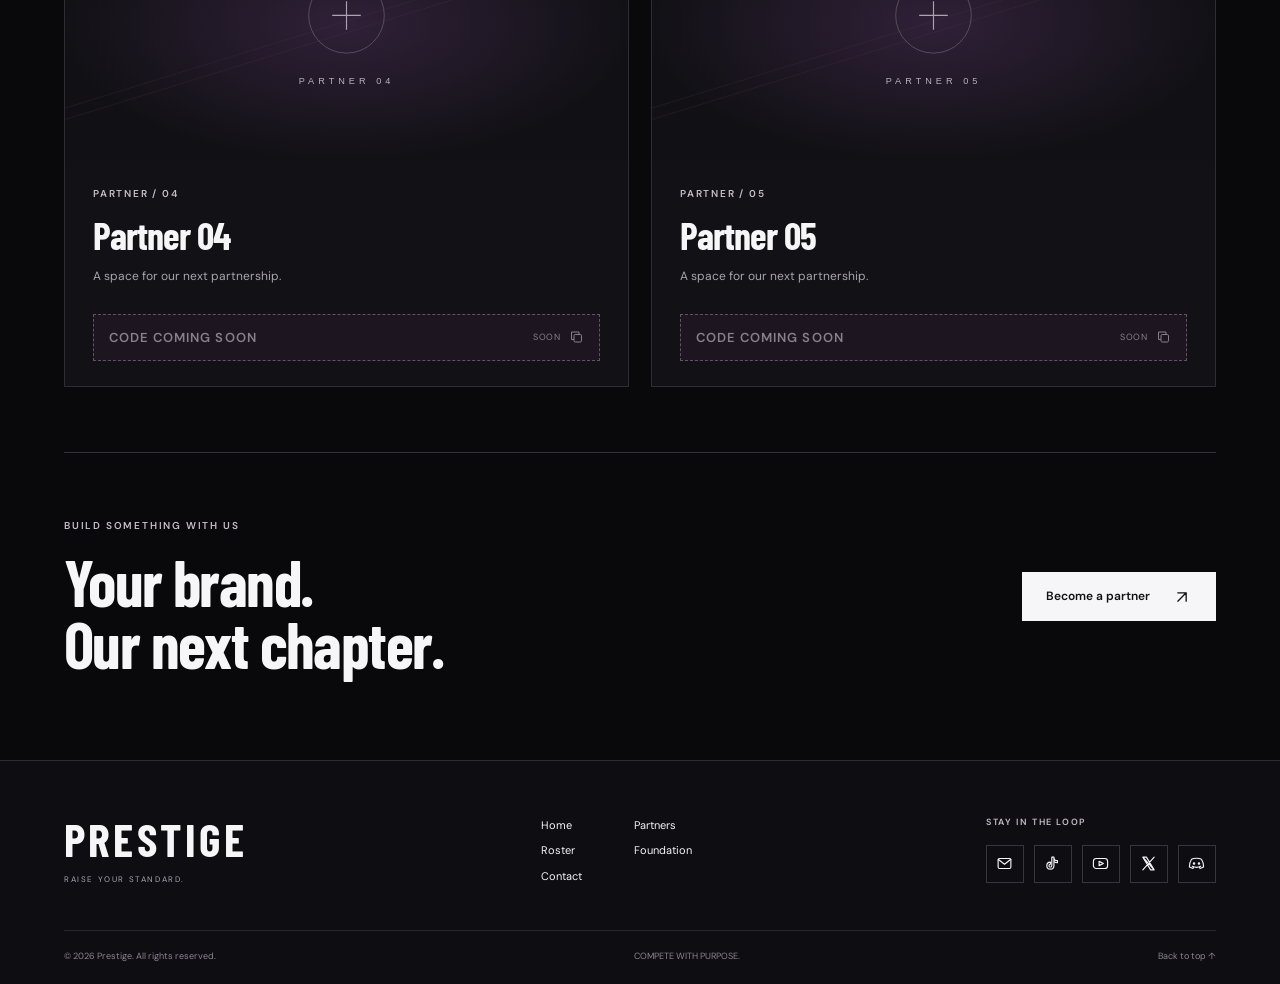
<file: partners.html>
<!doctype html>
<html lang="en" id="top"><head><meta charset="utf-8"><meta name="viewport" content="width=device-width, initial-scale=1"><meta name="theme-color" content="#09090c"><meta name="description" content="Prestige — competitive Fortnite, community, and ambition. Explore our roster, partners, foundation, and contact the team."><title>Partners — Prestige</title><link rel="icon" href="assets/prestige-icon.png" type="image/png"><link rel="stylesheet" href="styles.css"><script src="site-data.js" defer></script><script src="app.js" defer></script></head><body data-page="partners"><a class="skip-link" href="#main">Skip to content</a><header class="site-header"><a class="brand" href="index.html" aria-label="Prestige home"><img src="assets/prestige-icon.png" width="44" height="44" alt=""><span>PRESTIGE<span class="brand-sub">COMPETITIVE. COMMUNITY. CULTURE.</span></span></a><span class="header-note"><i></i> BUILT TO RISE</span><button class="menu-toggle" type="button" aria-haspopup="dialog" aria-controls="nav-drawer" aria-expanded="false"><span>Explore</span><svg viewBox="0 0 24 24" fill="none" stroke="currentColor" stroke-width="1.6" stroke-linecap="round" stroke-linejoin="round" aria-hidden="true"><path d="M4 7h16M4 12h16M4 17h10"/></svg></button></header><dialog id="nav-drawer" class="nav-drawer" aria-labelledby="nav-title"><div class="drawer-top"><span id="nav-title" class="eyebrow">EXPLORE PRESTIGE</span><button class="icon-button menu-close" aria-label="Close navigation"><svg viewBox="0 0 24 24" fill="none" stroke="currentColor" stroke-width="1.6" stroke-linecap="round" stroke-linejoin="round" aria-hidden="true"><path d="m6 6 12 12M18 6 6 18"/></svg></button></div><nav aria-label="Main navigation"><a href="index.html" ><span class="nav-number">01</span>Home<svg viewBox="0 0 24 24" fill="none" stroke="currentColor" stroke-width="1.6" stroke-linecap="round" stroke-linejoin="round" aria-hidden="true"><path d="M7 17 17 7M7 7h10v10"/></svg></a><a href="partners.html" aria-current="page"><span class="nav-number">02</span>Partners<svg viewBox="0 0 24 24" fill="none" stroke="currentColor" stroke-width="1.6" stroke-linecap="round" stroke-linejoin="round" aria-hidden="true"><path d="M7 17 17 7M7 7h10v10"/></svg></a><a href="roster.html" ><span class="nav-number">03</span>Roster<svg viewBox="0 0 24 24" fill="none" stroke="currentColor" stroke-width="1.6" stroke-linecap="round" stroke-linejoin="round" aria-hidden="true"><path d="M7 17 17 7M7 7h10v10"/></svg></a><a href="foundation.html" ><span class="nav-number">04</span>Foundation<svg viewBox="0 0 24 24" fill="none" stroke="currentColor" stroke-width="1.6" stroke-linecap="round" stroke-linejoin="round" aria-hidden="true"><path d="M7 17 17 7M7 7h10v10"/></svg></a><a href="contact.html" ><span class="nav-number">05</span>Contact<svg viewBox="0 0 24 24" fill="none" stroke="currentColor" stroke-width="1.6" stroke-linecap="round" stroke-linejoin="round" aria-hidden="true"><path d="M7 17 17 7M7 7h10v10"/></svg></a></nav><div class="drawer-bottom"><p>Make your next move.</p><a href="https://discord.gg/MawD7aHekC" target="_blank" rel="noopener noreferrer" class="text-link">Join the community <svg viewBox="0 0 24 24" fill="none" stroke="currentColor" stroke-width="1.6" stroke-linecap="round" stroke-linejoin="round" aria-hidden="true"><path d="M7 17 17 7M7 7h10v10"/></svg></a><div class="socials"><a class="social-link" href="mailto:fearprsggs@gmail.com" aria-label="Prestige on Email" ><svg viewBox="0 0 24 24" fill="none" stroke="currentColor" stroke-width="1.6" stroke-linecap="round" stroke-linejoin="round" aria-hidden="true"><rect x="3" y="5" width="18" height="14" rx="2"/><path d="m3 6 9 7 9-7"/></svg><span class="sr-only">Email</span></a><a class="social-link" href="https://tiktok.com/fearprs" aria-label="Prestige on TikTok" target="_blank" rel="noopener noreferrer"><svg viewBox="0 0 24 24" fill="none" stroke="currentColor" stroke-width="1.6" stroke-linecap="round" stroke-linejoin="round" aria-hidden="true"><path d="M14 3v12a5 5 0 1 1-5-5v3a2 2 0 1 0 2 2V3h3c0 3 2 5 5 5v3a8 8 0 0 1-5-2"/></svg><span class="sr-only">TikTok</span></a><a class="social-link" href="https://youtube.com/@fearprs" aria-label="Prestige on YouTube" target="_blank" rel="noopener noreferrer"><svg viewBox="0 0 24 24" fill="none" stroke="currentColor" stroke-width="1.6" stroke-linecap="round" stroke-linejoin="round" aria-hidden="true"><rect x="2" y="5" width="20" height="14" rx="4"/><path d="m10 9 6 3-6 3Z"/></svg><span class="sr-only">YouTube</span></a><a class="social-link" href="https://x.com/fearprs?s=11" aria-label="Prestige on X" target="_blank" rel="noopener noreferrer"><svg viewBox="0 0 24 24" fill="none" stroke="currentColor" stroke-width="1.6" stroke-linecap="round" stroke-linejoin="round" aria-hidden="true"><path d="m4 3 16 18M20 3 4 21M4 3h5l11 18h-5Z"/></svg><span class="sr-only">X</span></a><a class="social-link" href="https://discord.gg/MawD7aHekC" aria-label="Prestige on Discord" target="_blank" rel="noopener noreferrer"><svg viewBox="0 0 24 24" fill="none" stroke="currentColor" stroke-width="1.6" stroke-linecap="round" stroke-linejoin="round" aria-hidden="true"><path d="M8 5 5 6c-2 3-3 7-3 11l5 2 1-2m8-12 3 1c2 3 3 7 3 11l-5 2-1-2M8 5a18 18 0 0 1 8 0M6 16c4 2 8 2 12 0"/><circle cx="8.5" cy="12" r="1"/><circle cx="15.5" cy="12" r="1"/></svg><span class="sr-only">Discord</span></a></div></div></dialog><main id="main"><section class="page-heading reveal"><div class="eyebrow"><span class="section-number">01</span> OUR PARTNERS</div><h1>IN GOOD<br><span class="outline">COMPANY.</span></h1><p>The brands and people supporting the Prestige journey. Explore our partners and copy their codes below.</p></section><div class="page-toolbar"><span class="small-caption">PARTNERS / 05 SPACES</span><button class="text-button" data-editor-open>Customize cards <svg viewBox="0 0 24 24" fill="none" stroke="currentColor" stroke-width="1.6" stroke-linecap="round" stroke-linejoin="round" aria-hidden="true"><path d="M7 17 17 7M7 7h10v10"/></svg></button></div><section class="partners-grid" id="partners-grid" aria-label="Prestige partners"></section><section class="simple-cta reveal"><div><p class="eyebrow">BUILD SOMETHING WITH US</p><h2>Your brand.<br>Our next chapter.</h2></div><a class="button primary" href="contact.html">Become a partner<svg viewBox="0 0 24 24" fill="none" stroke="currentColor" stroke-width="1.6" stroke-linecap="round" stroke-linejoin="round" aria-hidden="true"><path d="M7 17 17 7M7 7h10v10"/></svg></a></section><dialog class="editor-dialog" id="card-editor" aria-labelledby="editor-title"><div class="editor-top"><h2 id="editor-title">Customize partners</h2><button type="button" class="icon-button" data-editor-close aria-label="Close editor"><svg viewBox="0 0 24 24" fill="none" stroke="currentColor" stroke-width="1.6" stroke-linecap="round" stroke-linejoin="round" aria-hidden="true"><path d="m6 6 12 12M18 6 6 18"/></svg></button></div><p class="editor-note">Changes preview on this device. Export <strong>site-data.js</strong> and replace that file in your GitHub repository to publish them. Uploaded images are included in the export.</p><form id="editor-form"><label>Choose a card<select name="card" id="edit-card"></select></label><label>Name<input name="name" maxlength="70" required></label><label>Offer / code<input name="code" maxlength="60"></label><label>Short description<textarea name="description" maxlength="200" rows="2"></textarea></label><label>Card image<input name="image" type="file" accept="image/png,image/jpeg,image/webp"></label><p class="field-note">PNG, JPG, or WebP. Images are optimized for the card.</p><div class="editor-actions"><button class="button primary" type="submit">Save preview</button><button class="button secondary" type="button" data-export>Export site-data.js ↓</button><button class="text-button" type="button" data-reset>Reset local previews</button></div><p id="editor-status" role="status"></p></form></dialog></main><footer class="site-footer"><div class="footer-top"><a class="footer-wordmark" href="index.html">PRESTIGE<span>RAISE YOUR STANDARD.</span></a><div class="footer-nav"><a href="index.html">Home</a><a href="partners.html">Partners</a><a href="roster.html">Roster</a><a href="foundation.html">Foundation</a><a href="contact.html">Contact</a></div><div><p class="eyebrow">STAY IN THE LOOP</p><div class="socials"><a class="social-link" href="mailto:fearprsggs@gmail.com" aria-label="Prestige on Email" ><svg viewBox="0 0 24 24" fill="none" stroke="currentColor" stroke-width="1.6" stroke-linecap="round" stroke-linejoin="round" aria-hidden="true"><rect x="3" y="5" width="18" height="14" rx="2"/><path d="m3 6 9 7 9-7"/></svg><span class="sr-only">Email</span></a><a class="social-link" href="https://tiktok.com/fearprs" aria-label="Prestige on TikTok" target="_blank" rel="noopener noreferrer"><svg viewBox="0 0 24 24" fill="none" stroke="currentColor" stroke-width="1.6" stroke-linecap="round" stroke-linejoin="round" aria-hidden="true"><path d="M14 3v12a5 5 0 1 1-5-5v3a2 2 0 1 0 2 2V3h3c0 3 2 5 5 5v3a8 8 0 0 1-5-2"/></svg><span class="sr-only">TikTok</span></a><a class="social-link" href="https://youtube.com/@fearprs" aria-label="Prestige on YouTube" target="_blank" rel="noopener noreferrer"><svg viewBox="0 0 24 24" fill="none" stroke="currentColor" stroke-width="1.6" stroke-linecap="round" stroke-linejoin="round" aria-hidden="true"><rect x="2" y="5" width="20" height="14" rx="4"/><path d="m10 9 6 3-6 3Z"/></svg><span class="sr-only">YouTube</span></a><a class="social-link" href="https://x.com/fearprs?s=11" aria-label="Prestige on X" target="_blank" rel="noopener noreferrer"><svg viewBox="0 0 24 24" fill="none" stroke="currentColor" stroke-width="1.6" stroke-linecap="round" stroke-linejoin="round" aria-hidden="true"><path d="m4 3 16 18M20 3 4 21M4 3h5l11 18h-5Z"/></svg><span class="sr-only">X</span></a><a class="social-link" href="https://discord.gg/MawD7aHekC" aria-label="Prestige on Discord" target="_blank" rel="noopener noreferrer"><svg viewBox="0 0 24 24" fill="none" stroke="currentColor" stroke-width="1.6" stroke-linecap="round" stroke-linejoin="round" aria-hidden="true"><path d="M8 5 5 6c-2 3-3 7-3 11l5 2 1-2m8-12 3 1c2 3 3 7 3 11l-5 2-1-2M8 5a18 18 0 0 1 8 0M6 16c4 2 8 2 12 0"/><circle cx="8.5" cy="12" r="1"/><circle cx="15.5" cy="12" r="1"/></svg><span class="sr-only">Discord</span></a></div></div></div><div class="footer-bottom"><span>© <span data-year>2026</span> Prestige. All rights reserved.</span><span>COMPETE WITH PURPOSE.</span><a href="#top">Back to top ↑</a></div></footer><div class="toast" role="status" aria-live="polite"></div></body></html>
</file>
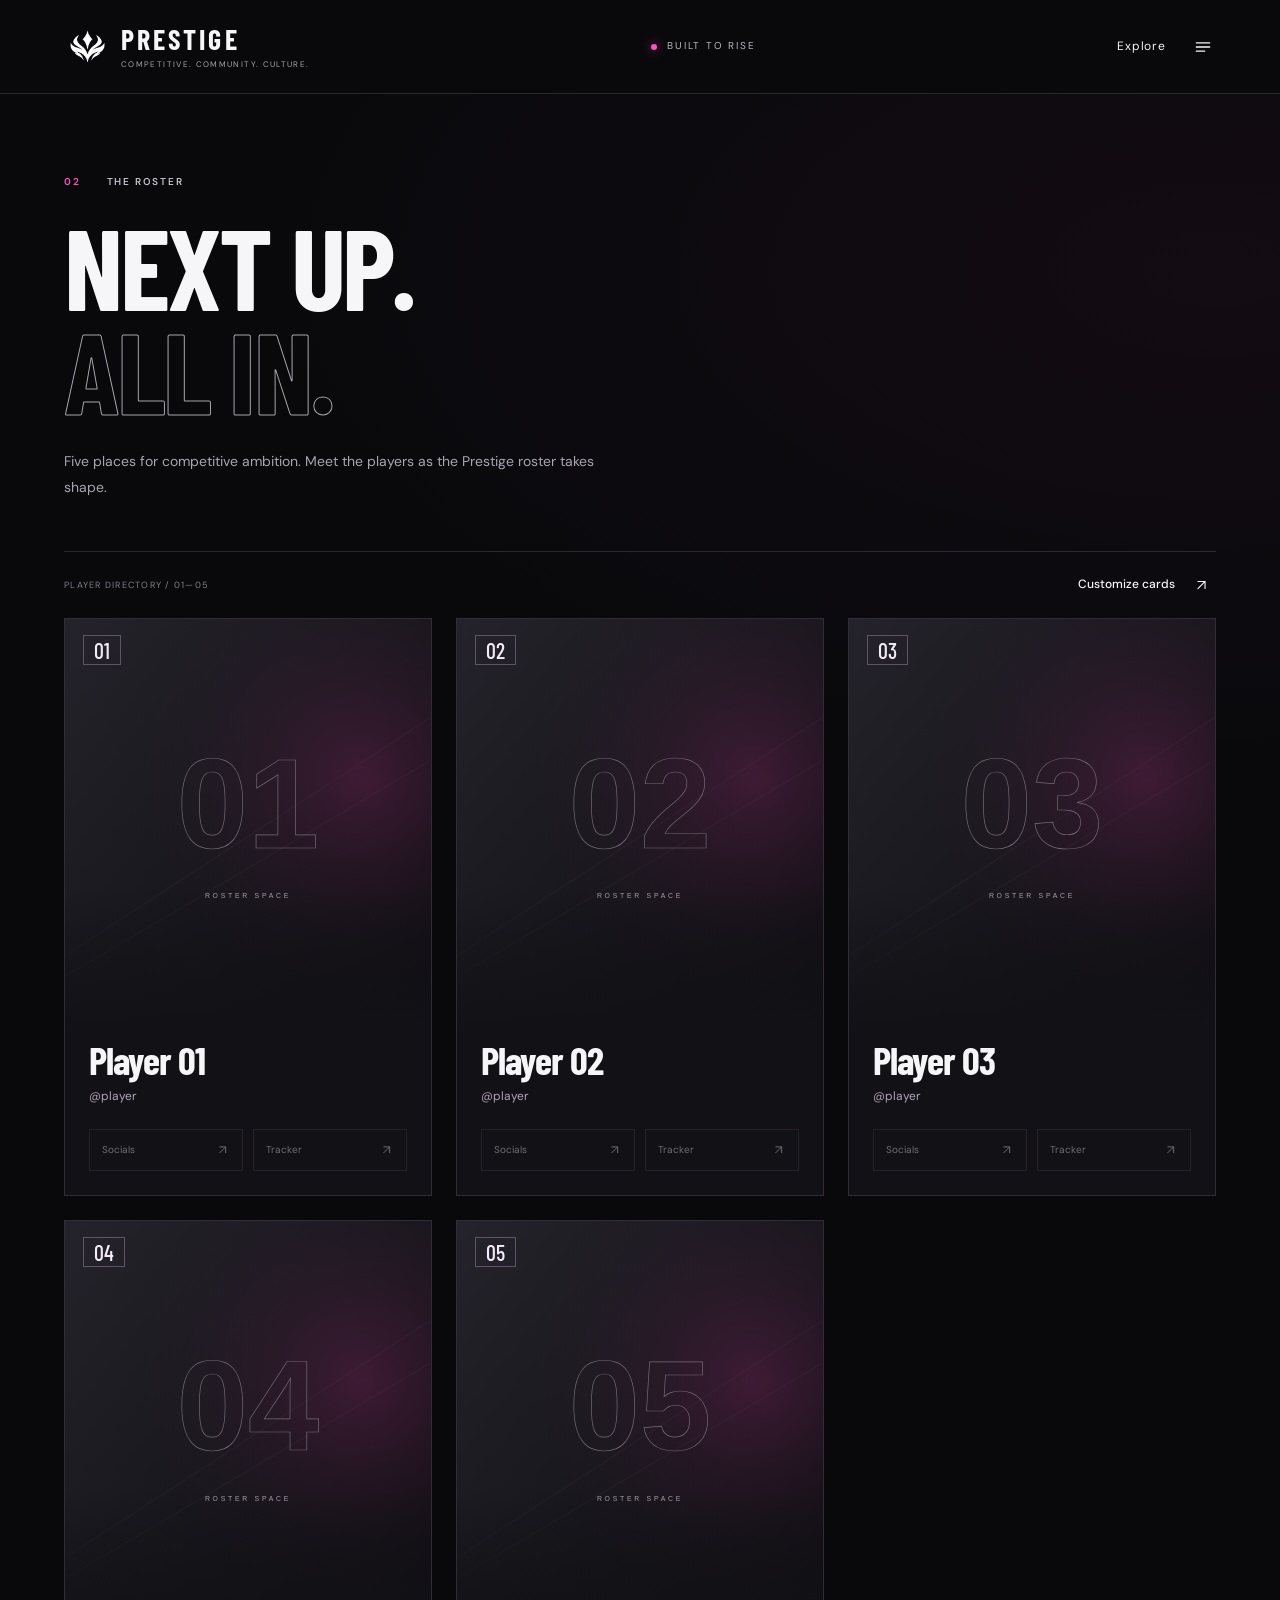
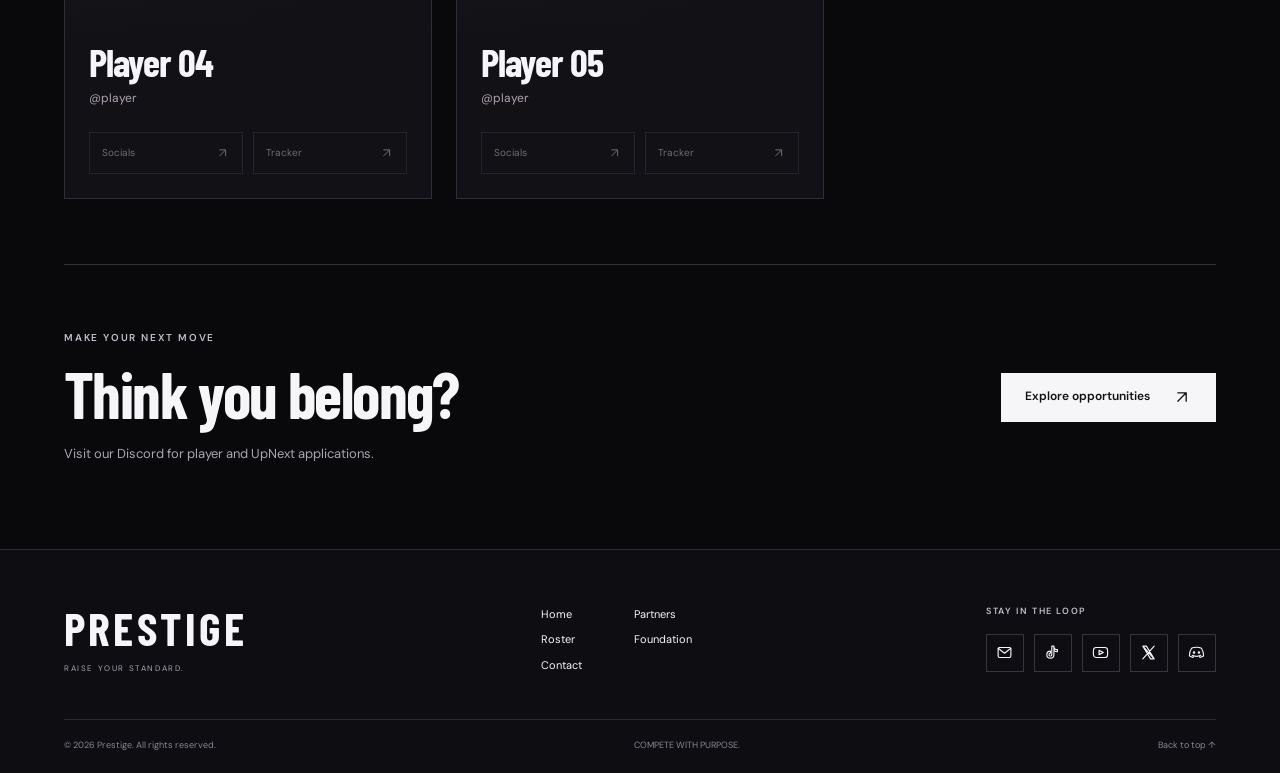
<file: roster.html>
<!doctype html>
<html lang="en" id="top"><head><meta charset="utf-8"><meta name="viewport" content="width=device-width, initial-scale=1"><meta name="theme-color" content="#09090c"><meta name="description" content="Prestige — competitive Fortnite, community, and ambition. Explore our roster, partners, foundation, and contact the team."><title>Roster — Prestige</title><link rel="icon" href="assets/prestige-icon.png" type="image/png"><link rel="stylesheet" href="styles.css"><script src="site-data.js" defer></script><script src="app.js" defer></script></head><body data-page="roster"><a class="skip-link" href="#main">Skip to content</a><header class="site-header"><a class="brand" href="index.html" aria-label="Prestige home"><img src="assets/prestige-icon.png" width="44" height="44" alt=""><span>PRESTIGE<span class="brand-sub">COMPETITIVE. COMMUNITY. CULTURE.</span></span></a><span class="header-note"><i></i> BUILT TO RISE</span><button class="menu-toggle" type="button" aria-haspopup="dialog" aria-controls="nav-drawer" aria-expanded="false"><span>Explore</span><svg viewBox="0 0 24 24" fill="none" stroke="currentColor" stroke-width="1.6" stroke-linecap="round" stroke-linejoin="round" aria-hidden="true"><path d="M4 7h16M4 12h16M4 17h10"/></svg></button></header><dialog id="nav-drawer" class="nav-drawer" aria-labelledby="nav-title"><div class="drawer-top"><span id="nav-title" class="eyebrow">EXPLORE PRESTIGE</span><button class="icon-button menu-close" aria-label="Close navigation"><svg viewBox="0 0 24 24" fill="none" stroke="currentColor" stroke-width="1.6" stroke-linecap="round" stroke-linejoin="round" aria-hidden="true"><path d="m6 6 12 12M18 6 6 18"/></svg></button></div><nav aria-label="Main navigation"><a href="index.html" ><span class="nav-number">01</span>Home<svg viewBox="0 0 24 24" fill="none" stroke="currentColor" stroke-width="1.6" stroke-linecap="round" stroke-linejoin="round" aria-hidden="true"><path d="M7 17 17 7M7 7h10v10"/></svg></a><a href="partners.html" ><span class="nav-number">02</span>Partners<svg viewBox="0 0 24 24" fill="none" stroke="currentColor" stroke-width="1.6" stroke-linecap="round" stroke-linejoin="round" aria-hidden="true"><path d="M7 17 17 7M7 7h10v10"/></svg></a><a href="roster.html" aria-current="page"><span class="nav-number">03</span>Roster<svg viewBox="0 0 24 24" fill="none" stroke="currentColor" stroke-width="1.6" stroke-linecap="round" stroke-linejoin="round" aria-hidden="true"><path d="M7 17 17 7M7 7h10v10"/></svg></a><a href="foundation.html" ><span class="nav-number">04</span>Foundation<svg viewBox="0 0 24 24" fill="none" stroke="currentColor" stroke-width="1.6" stroke-linecap="round" stroke-linejoin="round" aria-hidden="true"><path d="M7 17 17 7M7 7h10v10"/></svg></a><a href="contact.html" ><span class="nav-number">05</span>Contact<svg viewBox="0 0 24 24" fill="none" stroke="currentColor" stroke-width="1.6" stroke-linecap="round" stroke-linejoin="round" aria-hidden="true"><path d="M7 17 17 7M7 7h10v10"/></svg></a></nav><div class="drawer-bottom"><p>Make your next move.</p><a href="https://discord.gg/MawD7aHekC" target="_blank" rel="noopener noreferrer" class="text-link">Join the community <svg viewBox="0 0 24 24" fill="none" stroke="currentColor" stroke-width="1.6" stroke-linecap="round" stroke-linejoin="round" aria-hidden="true"><path d="M7 17 17 7M7 7h10v10"/></svg></a><div class="socials"><a class="social-link" href="mailto:fearprsggs@gmail.com" aria-label="Prestige on Email" ><svg viewBox="0 0 24 24" fill="none" stroke="currentColor" stroke-width="1.6" stroke-linecap="round" stroke-linejoin="round" aria-hidden="true"><rect x="3" y="5" width="18" height="14" rx="2"/><path d="m3 6 9 7 9-7"/></svg><span class="sr-only">Email</span></a><a class="social-link" href="https://tiktok.com/fearprs" aria-label="Prestige on TikTok" target="_blank" rel="noopener noreferrer"><svg viewBox="0 0 24 24" fill="none" stroke="currentColor" stroke-width="1.6" stroke-linecap="round" stroke-linejoin="round" aria-hidden="true"><path d="M14 3v12a5 5 0 1 1-5-5v3a2 2 0 1 0 2 2V3h3c0 3 2 5 5 5v3a8 8 0 0 1-5-2"/></svg><span class="sr-only">TikTok</span></a><a class="social-link" href="https://youtube.com/@fearprs" aria-label="Prestige on YouTube" target="_blank" rel="noopener noreferrer"><svg viewBox="0 0 24 24" fill="none" stroke="currentColor" stroke-width="1.6" stroke-linecap="round" stroke-linejoin="round" aria-hidden="true"><rect x="2" y="5" width="20" height="14" rx="4"/><path d="m10 9 6 3-6 3Z"/></svg><span class="sr-only">YouTube</span></a><a class="social-link" href="https://x.com/fearprs?s=11" aria-label="Prestige on X" target="_blank" rel="noopener noreferrer"><svg viewBox="0 0 24 24" fill="none" stroke="currentColor" stroke-width="1.6" stroke-linecap="round" stroke-linejoin="round" aria-hidden="true"><path d="m4 3 16 18M20 3 4 21M4 3h5l11 18h-5Z"/></svg><span class="sr-only">X</span></a><a class="social-link" href="https://discord.gg/MawD7aHekC" aria-label="Prestige on Discord" target="_blank" rel="noopener noreferrer"><svg viewBox="0 0 24 24" fill="none" stroke="currentColor" stroke-width="1.6" stroke-linecap="round" stroke-linejoin="round" aria-hidden="true"><path d="M8 5 5 6c-2 3-3 7-3 11l5 2 1-2m8-12 3 1c2 3 3 7 3 11l-5 2-1-2M8 5a18 18 0 0 1 8 0M6 16c4 2 8 2 12 0"/><circle cx="8.5" cy="12" r="1"/><circle cx="15.5" cy="12" r="1"/></svg><span class="sr-only">Discord</span></a></div></div></dialog><main id="main"><section class="page-heading reveal"><div class="eyebrow"><span class="section-number">02</span> THE ROSTER</div><h1>NEXT UP.<br><span class="outline">ALL IN.</span></h1><p>Five places for competitive ambition. Meet the players as the Prestige roster takes shape.</p></section><div class="page-toolbar"><span class="small-caption">PLAYER DIRECTORY / 01—05</span><button class="text-button" data-editor-open>Customize cards <svg viewBox="0 0 24 24" fill="none" stroke="currentColor" stroke-width="1.6" stroke-linecap="round" stroke-linejoin="round" aria-hidden="true"><path d="M7 17 17 7M7 7h10v10"/></svg></button></div><section class="roster-grid" id="roster-grid" aria-label="Prestige roster"></section><section class="simple-cta reveal"><div><p class="eyebrow">MAKE YOUR NEXT MOVE</p><h2>Think you belong?</h2><p>Visit our Discord for player and UpNext applications.</p></div><a class="button primary" href="https://discord.gg/MawD7aHekC">Explore opportunities<svg viewBox="0 0 24 24" fill="none" stroke="currentColor" stroke-width="1.6" stroke-linecap="round" stroke-linejoin="round" aria-hidden="true"><path d="M7 17 17 7M7 7h10v10"/></svg></a></section><dialog class="editor-dialog" id="card-editor" aria-labelledby="editor-title"><div class="editor-top"><h2 id="editor-title">Customize roster</h2><button type="button" class="icon-button" data-editor-close aria-label="Close editor"><svg viewBox="0 0 24 24" fill="none" stroke="currentColor" stroke-width="1.6" stroke-linecap="round" stroke-linejoin="round" aria-hidden="true"><path d="m6 6 12 12M18 6 6 18"/></svg></button></div><p class="editor-note">Changes preview on this device. Export <strong>site-data.js</strong> and replace that file in your GitHub repository to publish them. Uploaded images are included in the export.</p><form id="editor-form"><label>Choose a card<select name="card" id="edit-card"></select></label><label>Name<input name="name" maxlength="70" required></label><label>Social media @<input name="handle" maxlength="60"></label><label>First link label<input name="link1Label" maxlength="25"></label><label>First link URL<input name="link1" type="url" placeholder="https://..."></label><label>Second link label<input name="link2Label" maxlength="25"></label><label>Second link URL<input name="link2" type="url" placeholder="https://..."></label><label>Card image<input name="image" type="file" accept="image/png,image/jpeg,image/webp"></label><p class="field-note">PNG, JPG, or WebP. Images are optimized for the card.</p><div class="editor-actions"><button class="button primary" type="submit">Save preview</button><button class="button secondary" type="button" data-export>Export site-data.js ↓</button><button class="text-button" type="button" data-reset>Reset local previews</button></div><p id="editor-status" role="status"></p></form></dialog></main><footer class="site-footer"><div class="footer-top"><a class="footer-wordmark" href="index.html">PRESTIGE<span>RAISE YOUR STANDARD.</span></a><div class="footer-nav"><a href="index.html">Home</a><a href="partners.html">Partners</a><a href="roster.html">Roster</a><a href="foundation.html">Foundation</a><a href="contact.html">Contact</a></div><div><p class="eyebrow">STAY IN THE LOOP</p><div class="socials"><a class="social-link" href="mailto:fearprsggs@gmail.com" aria-label="Prestige on Email" ><svg viewBox="0 0 24 24" fill="none" stroke="currentColor" stroke-width="1.6" stroke-linecap="round" stroke-linejoin="round" aria-hidden="true"><rect x="3" y="5" width="18" height="14" rx="2"/><path d="m3 6 9 7 9-7"/></svg><span class="sr-only">Email</span></a><a class="social-link" href="https://tiktok.com/fearprs" aria-label="Prestige on TikTok" target="_blank" rel="noopener noreferrer"><svg viewBox="0 0 24 24" fill="none" stroke="currentColor" stroke-width="1.6" stroke-linecap="round" stroke-linejoin="round" aria-hidden="true"><path d="M14 3v12a5 5 0 1 1-5-5v3a2 2 0 1 0 2 2V3h3c0 3 2 5 5 5v3a8 8 0 0 1-5-2"/></svg><span class="sr-only">TikTok</span></a><a class="social-link" href="https://youtube.com/@fearprs" aria-label="Prestige on YouTube" target="_blank" rel="noopener noreferrer"><svg viewBox="0 0 24 24" fill="none" stroke="currentColor" stroke-width="1.6" stroke-linecap="round" stroke-linejoin="round" aria-hidden="true"><rect x="2" y="5" width="20" height="14" rx="4"/><path d="m10 9 6 3-6 3Z"/></svg><span class="sr-only">YouTube</span></a><a class="social-link" href="https://x.com/fearprs?s=11" aria-label="Prestige on X" target="_blank" rel="noopener noreferrer"><svg viewBox="0 0 24 24" fill="none" stroke="currentColor" stroke-width="1.6" stroke-linecap="round" stroke-linejoin="round" aria-hidden="true"><path d="m4 3 16 18M20 3 4 21M4 3h5l11 18h-5Z"/></svg><span class="sr-only">X</span></a><a class="social-link" href="https://discord.gg/MawD7aHekC" aria-label="Prestige on Discord" target="_blank" rel="noopener noreferrer"><svg viewBox="0 0 24 24" fill="none" stroke="currentColor" stroke-width="1.6" stroke-linecap="round" stroke-linejoin="round" aria-hidden="true"><path d="M8 5 5 6c-2 3-3 7-3 11l5 2 1-2m8-12 3 1c2 3 3 7 3 11l-5 2-1-2M8 5a18 18 0 0 1 8 0M6 16c4 2 8 2 12 0"/><circle cx="8.5" cy="12" r="1"/><circle cx="15.5" cy="12" r="1"/></svg><span class="sr-only">Discord</span></a></div></div></div><div class="footer-bottom"><span>© <span data-year>2026</span> Prestige. All rights reserved.</span><span>COMPETE WITH PURPOSE.</span><a href="#top">Back to top ↑</a></div></footer><div class="toast" role="status" aria-live="polite"></div></body></html>
</file>
<file: styles.css>
@import url('https://fonts.googleapis.com/css2?family=Barlow+Condensed:wght@500;600;700;800;900&family=DM+Sans:wght@400;500;600;700&display=swap');
:root{--bg:#09090c;--panel:#121216;--line:#29282e;--muted:#a8a5b0;--white:#f6f5f8;--pink:#fc52bf;--orange:#ffae70;--heading:'Barlow Condensed','Arial Narrow',Impact,sans-serif;--body:'DM Sans',Arial,sans-serif;--ease:cubic-bezier(.2,.8,.2,1)}*{box-sizing:border-box}html{scroll-behavior:smooth;scroll-padding-top:100px}body{margin:0;background:var(--bg);color:var(--white);font-family:var(--body);font-size:15px;line-height:1.65;overflow-x:hidden}body::before{content:'';position:absolute;z-index:-1;inset:0 0 auto;height:900px;background:radial-gradient(ellipse at 95% 30%,#6d244b1a,transparent 55%);pointer-events:none}a{color:inherit;text-decoration:none}button,input,select,textarea{font:inherit}button,a,input,textarea,select{-webkit-tap-highlight-color:transparent}button{color:inherit;cursor:pointer}button:disabled{cursor:wait}button,select,input,textarea{border-radius:0}button{border:none;background:none}img{display:block;max-width:100%}svg{width:20px;height:20px;flex-shrink:0}h1,h2,h3,p{margin:0}h1,h2,h3{line-height:.97;font-family:var(--heading);font-weight:700;letter-spacing:-.025em}h1{font-size:clamp(74px,9vw,142px)}h2{font-size:clamp(44px,5vw,68px)}h3{font-size:36px}p{color:var(--muted)}::selection{background:var(--pink);color:#09090c}:focus-visible{outline:2px solid var(--pink);outline-offset:5px}.sr-only{position:absolute;width:1px;height:1px;padding:0;margin:-1px;overflow:hidden;clip:rect(0,0,0,0);white-space:nowrap;border:0}.skip-link{position:fixed;top:8px;left:8px;transform:translateY(-160%);background:white;color:black;padding:12px;z-index:100}.skip-link:focus{transform:none}.site-header{height:94px;padding:0 5%;display:flex;align-items:center;justify-content:space-between;border-bottom:1px solid var(--line);position:relative;z-index:10;background:#09090ce6}.brand{display:flex;gap:10px;align-items:center;font-family:var(--heading);font-weight:700;font-size:28px;letter-spacing:.11em;line-height:1.1}.brand img{width:47px;height:47px;object-fit:contain}.brand-sub{display:block;font:8px var(--body);letter-spacing:.17em;margin-top:5px;color:var(--muted)}.header-note{font-size:10px;letter-spacing:.18em;color:#b9b6c2;display:flex;align-items:center;gap:10px}.header-note i,.live-dot{display:inline-block;width:6px;height:6px;background:var(--pink);box-shadow:0 0 12px #ff5bbbaa;border-radius:50%}.menu-toggle{display:flex;gap:24px;align-items:center;font-size:12px;letter-spacing:.07em;padding:12px 0 12px 20px}.menu-toggle svg{width:26px}.menu-toggle:hover{color:var(--pink)}main{max-width:1440px;padding:0 5%;margin:auto}.eyebrow{font-size:10px;font-weight:600;letter-spacing:.18em;color:#c4becb;line-height:1.5;display:flex;align-items:center;gap:12px}.small-caption{font-size:9px;letter-spacing:.14em;color:#827e8c}.section-number{color:var(--pink);margin-right:14px;font-variant-numeric:tabular-nums}.outline{-webkit-text-stroke:1px #a9a5b0;color:transparent}.button{min-height:49px;padding:13px 23px;display:inline-flex;gap:22px;align-items:center;justify-content:space-between;font-size:12px;font-weight:600;transition:transform .25s var(--ease),background .25s,box-shadow .25s;border:1px solid transparent}.button.primary{background:var(--white);color:#111}.button.primary:hover{background:#fff;box-shadow:0 0 30px #ffffff24;transform:translateY(-3px)}.button.secondary{border-color:#49444f;background:#151418;color:#f8f6fa}.button.secondary:hover{border-color:var(--pink);transform:translateY(-3px);box-shadow:0 0 24px #ec47921c}.text-link,.text-button{display:inline-flex;align-items:center;gap:18px;font-size:12px;font-weight:500}.text-link{border-bottom:1px solid #625464;padding:8px 0}.text-link:hover,.text-button:hover{color:var(--pink)}.text-link svg,.text-button svg{width:17px}.icon-button{padding:12px;display:inline-flex;align-items:center;justify-content:center}.icon-button:hover{color:var(--pink)}.nav-drawer{position:fixed;inset:0 0 0 auto;margin:0;width:min(560px,100%);height:100dvh;max-height:100dvh;max-width:100vw;background:#121116;color:white;padding:34px 42px;border:0;border-left:1px solid #453543;box-shadow:-50px 0 120px #0009;transform:translateX(105%);opacity:0;transition:transform .4s var(--ease),opacity .4s var(--ease);z-index:50}.nav-drawer[open]{display:flex;flex-direction:column}.nav-drawer.is-open{transform:none;opacity:1}.nav-drawer::backdrop{background:#000a;backdrop-filter:blur(7px)}.drawer-top{display:flex;align-items:center;justify-content:space-between;margin-bottom:40px}.nav-drawer nav a{display:flex;align-items:center;gap:24px;font-family:var(--heading);font-size:56px;padding:14px 0;border-bottom:1px solid #2e2932;transition:color .2s,padding .2s}.nav-drawer nav a:hover{color:var(--pink);padding-left:10px}.nav-drawer nav a[aria-current]{color:var(--pink)}.nav-number{font:10px var(--body);color:#8f8393}.nav-drawer nav svg{margin-left:auto}.drawer-bottom{margin-top:auto;padding-top:30px}.drawer-bottom p{font-size:13px}.drawer-bottom .socials{margin-top:20px}.socials{display:flex;gap:10px}.social-link{width:38px;height:38px;display:flex;align-items:center;justify-content:center;border:1px solid #39343e;transition:color .2s,border .2s,transform .2s}.social-link:hover{color:var(--pink);border-color:var(--pink);transform:translateY(-3px)}.social-link svg{width:17px;height:17px}.home-hero{padding-top:35px}.hero-art{position:relative;overflow:hidden;border:1px solid #3a3540}.hero-art>img{width:100%;height:auto;aspect-ratio:3/1;object-fit:cover;transition:transform 1.2s var(--ease)}.hero-art:hover>img{transform:scale(1.025)}.image-caption{position:absolute;bottom:14px;right:18px;font-size:8px;letter-spacing:.18em;color:#d9d5df;text-shadow:0 1px 4px black}.hero-bottom{display:grid;grid-template-columns:1.1fr 1fr;gap:40px;align-items:end;padding:40px 0 65px;border-bottom:1px solid var(--line)}.hero-bottom h1{font-size:clamp(84px,9.6vw,145px);margin-top:20px;position:relative;line-height:.83;letter-spacing:-.025em}.hero-star{position:absolute;font-family:Arial,sans-serif;font-size:65px;color:var(--pink);bottom:5px;left:290px;filter:drop-shadow(0 0 24px #fc52bf55)}.hero-copy{padding-bottom:4px;max-width:430px;justify-self:end}.hero-copy>p{font-size:19px;line-height:1.6;color:#d2cdd8;margin-bottom:28px}.hero-actions{display:flex;gap:10px;flex-wrap:wrap;margin-bottom:24px}.hero-actions .button{gap:16px;padding:13px 19px}.about-section{padding:90px 0;display:grid;grid-template-columns:1fr 1fr;gap:70px;border-bottom:1px solid var(--line)}.about-section h2{margin-top:24px;font-size:54px;line-height:1.05}.about-section em{font-style:normal;color:var(--pink)}.about-copy{padding-top:38px;max-width:500px}.about-copy p{margin-bottom:20px;font-size:14px;line-height:1.9}.directory-section{padding:80px 0}.section-heading{display:flex;justify-content:space-between;align-items:end;margin-bottom:30px;gap:20px}.section-heading h2{margin-top:20px}.directory-grid{display:grid;grid-template-columns:repeat(4,1fr);gap:12px}.directory-card{position:relative;min-height:240px;background:linear-gradient(145deg,#1b181e,#111115);border:1px solid #302b34;padding:22px;display:flex;flex-direction:column;justify-content:space-between;overflow:hidden;transition:transform .3s,border .3s}.directory-card::before{content:'';position:absolute;inset:0;background:radial-gradient(ellipse at 90% 0,#fc52bf26,transparent 70%);opacity:0;transition:opacity .3s}.directory-card:hover{border-color:#a25488;transform:translateY(-6px)}.directory-card:hover::before{opacity:1}.directory-index{font-size:11px;letter-spacing:.1em;color:#8c818e}.directory-card>svg{position:absolute;right:22px;top:22px}.directory-card h3{position:relative}.directory-card p{font-size:11px;margin-top:12px;position:relative}.community-banner{position:relative;min-height:390px;overflow:hidden;padding:65px;border:1px solid #49404b;margin:0 0 90px}.community-banner>img{position:absolute;right:0;top:0;width:100%;height:100%;object-fit:cover;object-position:center 70%;opacity:.45}.community-banner::after{content:'';position:absolute;inset:0;background:linear-gradient(90deg,#09090cf0,transparent)}.community-banner>div{position:relative;z-index:1}.community-banner h2{font-size:64px;margin:18px 0 28px}.site-footer{padding:55px 5% 20px;background:#0e0d11;border-top:1px solid #302b34}.footer-top,.footer-bottom{max-width:1296px;margin:auto;display:flex;justify-content:space-between;gap:35px}.footer-top{padding-bottom:45px}.footer-wordmark{font:700 46px var(--heading);letter-spacing:.07em;line-height:1}.footer-wordmark>span{font:8px var(--body);display:block;letter-spacing:.2em;margin-top:12px;color:var(--muted)}.footer-nav{display:grid;grid-template-columns:1fr 1fr;gap:7px 35px;font-size:11px}.footer-nav a:hover{color:var(--pink)}.footer-top .eyebrow{margin-bottom:15px;font-size:9px}.footer-bottom{border-top:1px solid var(--line);padding-top:18px;font-size:9px;color:#8c8494}.page-heading{padding:80px 0 50px;max-width:920px}.page-heading h1{margin:25px 0 28px;line-height:.9}.page-heading>p{max-width:530px;font-size:14px;line-height:1.85}.page-toolbar{display:flex;justify-content:space-between;gap:20px;align-items:center;padding:22px 0;border-top:1px solid var(--line)}.partners-grid{display:grid;grid-template-columns:1fr 1fr;gap:22px}.partner-card{border:1px solid #302b34;background:#121115;transition:border-color .3s,transform .3s;overflow:hidden}.partner-card:hover{border-color:#a36089;transform:translateY(-4px)}.partner-card.featured{grid-column:1/-1;display:grid;grid-template-columns:1.4fr 1fr}.partner-image{background:#141216;aspect-ratio:2.05/1;overflow:hidden}.partner-image img{width:100%;height:100%;object-fit:cover;transition:transform .6s var(--ease)}.partner-card:hover img{transform:scale(1.04)}.featured .partner-image{aspect-ratio:auto;min-height:320px}.featured .partner-image img{object-fit:contain;background:#0e141b}.partner-info{padding:25px 28px;display:flex;flex-direction:column;align-items:start}.partner-info h2{font-size:38px;margin:16px 0 12px}.partner-info>p{font-size:12px;max-width:350px;line-height:1.8}.partner-code{display:flex;align-items:center;justify-content:space-between;width:100%;margin-top:26px;padding:12px 15px;border:1px dashed #625168;background:#1d1620;color:#f4ebf7;gap:20px;text-align:left;transition:background .2s,border .2s}.partner-code:hover:not(:disabled){border-color:var(--pink);background:#352035}.partner-code:disabled{color:#86818d;cursor:default}.partner-code span:first-child{font-size:13px;font-weight:600;letter-spacing:.08em}.copy-label{display:flex;align-items:center;gap:8px;font-size:9px;letter-spacing:.09em}.copy-label svg{width:15px}.featured .partner-info{padding:35px;justify-content:center}.featured .partner-info h2{font-size:46px}.featured .partner-info .eyebrow{color:var(--orange)}.simple-cta{display:flex;justify-content:space-between;align-items:center;gap:30px;padding:65px 0 85px;margin-top:65px;border-top:1px solid #39303b}.simple-cta h2{margin-top:18px}.simple-cta p:not(.eyebrow){font-size:13px;margin-top:18px}.roster-grid{display:grid;grid-template-columns:repeat(3,1fr);gap:24px}.roster-card{position:relative;border:1px solid #332b37;background:#121115;transition:transform .3s,border .3s}.roster-card:hover{transform:translateY(-5px);border-color:#a95d91}.roster-photo{aspect-ratio:4/4.5;position:relative;overflow:hidden}.roster-photo img{height:100%;width:100%;object-fit:cover;transition:transform .6s}.roster-card:hover .roster-photo img{transform:scale(1.04)}.roster-photo::after{content:'';position:absolute;inset:0;background:linear-gradient(transparent 65%,#121115)}.player-number{position:absolute;left:18px;top:16px;font:500 22px var(--heading);border:1px solid #625267;padding:1px 10px;color:#f5eaf9}.roster-info{padding:10px 24px 24px}.roster-info h2{font-size:39px}.handle{font-size:12px;color:#afa2b8;display:inline-flex;align-items:center;gap:8px;margin-top:8px}.handle:hover{color:var(--pink)}.handle svg{width:13px}.roster-links{display:flex;gap:10px;margin-top:22px}.roster-links a{flex:1;display:flex;align-items:center;justify-content:space-between;padding:10px 12px;border:1px solid #49374d;font-size:10px;gap:8px}.roster-links svg{width:15px}.roster-links a[aria-disabled]{opacity:.4;cursor:not-allowed}.roster-links a:not([aria-disabled]):hover{border-color:var(--pink)}.foundation-grid{display:grid;grid-template-columns:repeat(3,1fr);gap:24px}.foundation-card{border:1px solid #332d38;background:#121115;overflow:hidden;transition:transform .3s,border .3s}.foundation-card:hover{transform:translateY(-5px);border-color:#a95d91}.foundation-art{height:290px;position:relative;overflow:hidden;background:radial-gradient(ellipse at 80% 20%,#73436444,transparent 65%),linear-gradient(135deg,#29262f,#0c0b0f)}.foundation-art::after{content:'';position:absolute;left:-20%;right:-20%;top:60%;height:1px;background:linear-gradient(90deg,transparent,var(--pink),var(--orange),transparent);transform:rotate(-25deg);box-shadow:0 0 18px #f575ba}.foundation-art img{width:210px;height:210px;object-fit:contain;position:absolute;inset:25px auto auto 50%;transform:translateX(-50%);opacity:.87;filter:drop-shadow(0 10px 25px #0009)}.huge-index{position:absolute;left:10px;top:-20px;font:800 170px var(--heading);-webkit-text-stroke:1px #88808c30;color:transparent}.foundation-art .eyebrow{position:absolute;bottom:20px;left:24px;font-size:8px}.foundation-info{padding:28px}.foundation-info h2{font-size:41px}.role-lines{display:flex;flex-direction:column;margin-top:28px;border-top:1px solid #3c303e;padding-top:18px;gap:8px;font-size:12px;color:#c9bfce}.role-lines span::before{content:'↗';margin-right:12px;color:var(--pink)}.contact-grid{display:grid;grid-template-columns:1fr 1.2fr;gap:80px;margin:10px 0 100px}.contact-info{position:relative;border-top:1px solid #403345;padding-top:30px;overflow:hidden}.contact-info h2{margin:20px 0 24px}.contact-info>p:not(.eyebrow){font-size:13px;line-height:1.9;max-width:330px;margin:25px 0}.contact-email{display:flex;align-items:center;gap:18px;font-size:14px;word-break:break-word}.contact-email:hover{color:var(--pink)}.contact-mark{width:190px;margin:40px 0 0 auto;opacity:.12}.contact-form{padding:30px;background:#121115;border:1px solid #362c3d}.contact-form label,.editor-dialog label{display:flex;flex-direction:column;gap:9px;font-size:11px;letter-spacing:.025em;margin-bottom:22px}.form-two{display:grid;grid-template-columns:1fr 1fr;gap:16px}input,select,textarea{background:#0d0c10;border:1px solid #3c3242;color:#ece6f0;min-height:45px;padding:11px 13px;max-width:100%;width:100%;font-size:12px}input::placeholder,textarea::placeholder{color:#776d80}input:focus,select:focus,textarea:focus{border-color:#d873ba;outline:none;box-shadow:0 0 0 2px #d873ba25}textarea{resize:vertical}.field-note{font-size:10px;line-height:1.8;margin:0 0 24px;color:#9f92a8}.honeypot{position:absolute;left:-10000px;width:1px;height:1px;overflow:hidden}#form-status,#editor-status{font-size:12px;margin-top:18px}#form-status[data-error=true],#editor-status[data-error=true]{color:#ff9da6}.toast{position:fixed;bottom:25px;left:50%;transform:translate(-50%,20px);background:#f2edf5;color:#17111b;border:1px solid #e2c5dd;padding:12px 22px;font-size:12px;opacity:0;pointer-events:none;z-index:100;transition:opacity .2s,transform .2s;max-width:90vw;text-align:center}.toast.visible{opacity:1;transform:translate(-50%,0)}.editor-dialog{width:min(620px,92vw);max-height:90dvh;border:1px solid #735477;background:#17121b;color:var(--white);padding:30px}.editor-dialog::backdrop{background:#000c;backdrop-filter:blur(6px)}.editor-top{display:flex;align-items:center;justify-content:space-between;gap:20px}.editor-top h2{font-size:32px}.editor-note{font-size:12px;margin:15px 0 25px;line-height:1.8}.editor-actions{display:flex;gap:10px;flex-wrap:wrap}.editor-actions .text-button{margin-top:12px;color:#bba4bc}.editor-dialog input[type=file]{padding:10px;font-size:11px}.reveal{opacity:1;transform:none}.js-ready .reveal:not(.is-visible){opacity:0;transform:translateY(18px)}.js-ready .reveal{transition:opacity .7s var(--ease),transform .7s var(--ease)}
@media(min-width:1600px){.site-header,.site-footer{padding-left:max(5%,calc((100vw - 1296px)/2));padding-right:max(5%,calc((100vw - 1296px)/2))}}@media(max-width:1000px){.header-note{display:none}.hero-bottom{gap:24px;grid-template-columns:1fr 1fr}.hero-bottom h1{font-size:105px}.hero-star{left:230px;font-size:45px}.hero-copy>p{font-size:16px}.hero-actions{flex-direction:column}.hero-actions .button{width:100%;max-width:270px}.directory-grid{grid-template-columns:1fr 1fr}.directory-card{min-height:210px}.foundation-grid{gap:14px}.foundation-info{padding:20px}.foundation-info h2{font-size:34px}.foundation-art{height:230px}.foundation-art img{width:175px;height:175px}.featured .partner-info{padding:26px}.featured .partner-info h2{font-size:37px}.contact-grid{gap:35px}.form-two{grid-template-columns:1fr;gap:0}}
@media(max-width:650px){body{font-size:14px}.site-header{height:78px}.brand{font-size:24px}.brand img{width:36px;height:36px}.brand-sub{font-size:6px}.menu-toggle{gap:12px;font-size:11px}.menu-toggle svg{width:22px}main{padding:0 6%}.home-hero{padding-top:23px}.hero-art{margin:0 -2%}.hero-art>img{aspect-ratio:3/1;object-fit:contain}.image-caption{font-size:6px;bottom:6px;right:8px}.hero-bottom{grid-template-columns:1fr;gap:30px;padding:35px 0 40px}.hero-bottom h1{font-size:100px;line-height:.85}.hero-star{left:240px;bottom:5px;font-size:45px}.hero-copy{justify-self:start;max-width:none;width:100%}.hero-copy>p{font-size:16px;margin-bottom:20px}.hero-actions{flex-direction:row;flex-wrap:wrap;gap:10px;margin-bottom:20px}.hero-actions .button{width:auto;font-size:10px;padding:12px 14px;gap:12px;min-height:45px}.eyebrow{font-size:8px;letter-spacing:.14em}.about-section{grid-template-columns:1fr;gap:15px;padding:50px 0}.about-section h2{font-size:44px}.about-copy{padding-top:5px}.about-copy p{font-size:13px}.directory-section{padding:50px 0}.section-heading{align-items:start}.section-heading>.small-caption{display:none}.section-heading h2{font-size:45px}.directory-grid{gap:10px}.directory-card{min-height:190px;padding:18px}.directory-card>svg{right:18px;top:18px}.directory-card h3{font-size:31px}.directory-card p{font-size:10px}.community-banner{margin-bottom:55px;padding:35px 25px;min-height:330px}.community-banner h2{font-size:46px}.community-banner>img{object-position:60% center;opacity:.35}.footer-top{flex-wrap:wrap;gap:30px}.footer-wordmark{font-size:37px}.footer-top>div:last-child{width:100%}.footer-nav{font-size:10px;gap:6px 20px}.footer-bottom{font-size:8px;gap:10px;flex-wrap:wrap}.footer-bottom>span:nth-child(2){display:none}.page-heading{padding:50px 0 35px}.page-heading h1{font-size:73px;margin-top:23px}.page-heading>p{font-size:12px}.page-toolbar .small-caption{font-size:8px}.page-toolbar .text-button{font-size:10px;gap:7px}.partners-grid{grid-template-columns:1fr;gap:18px}.partner-card.featured{display:block}.featured .partner-image{min-height:0;aspect-ratio:2.5/1}.partner-info,.featured .partner-info{padding:24px}.partner-info h2,.featured .partner-info h2{font-size:35px}.partner-info>p{font-size:12px}.simple-cta{flex-direction:column;align-items:start;margin-top:45px;padding:40px 0 55px}.simple-cta h2{font-size:45px}.roster-grid{grid-template-columns:1fr 1fr;gap:12px}.roster-photo{aspect-ratio:4/5}.roster-info{padding:8px 13px 18px}.roster-info h2{font-size:30px}.handle{font-size:10px}.roster-links{gap:6px;flex-direction:column;margin-top:15px}.roster-links a{font-size:10px;padding:8px}.player-number{font-size:17px;left:12px;top:12px;padding:0 7px}.foundation-grid{grid-template-columns:1fr}.foundation-art{height:270px}.foundation-art img{width:220px;height:220px}.foundation-info{padding:25px}.foundation-info h2{font-size:40px}.contact-grid{grid-template-columns:1fr;gap:35px;margin-bottom:60px}.contact-info h2{font-size:48px}.contact-mark{display:none}.contact-form{padding:23px}.nav-drawer{padding:22px 28px}.drawer-top{margin-bottom:20px}.nav-drawer nav a{font-size:47px;padding:12px 0}.drawer-bottom{padding-top:25px}.editor-dialog{padding:22px}.editor-actions .button{width:100%;justify-content:center}}
@media(prefers-reduced-motion:reduce){html{scroll-behavior:auto}*,*::before,*::after{animation:none!important;transition:none!important}.js-ready .reveal:not(.is-visible){opacity:1;transform:none}}
</file>
